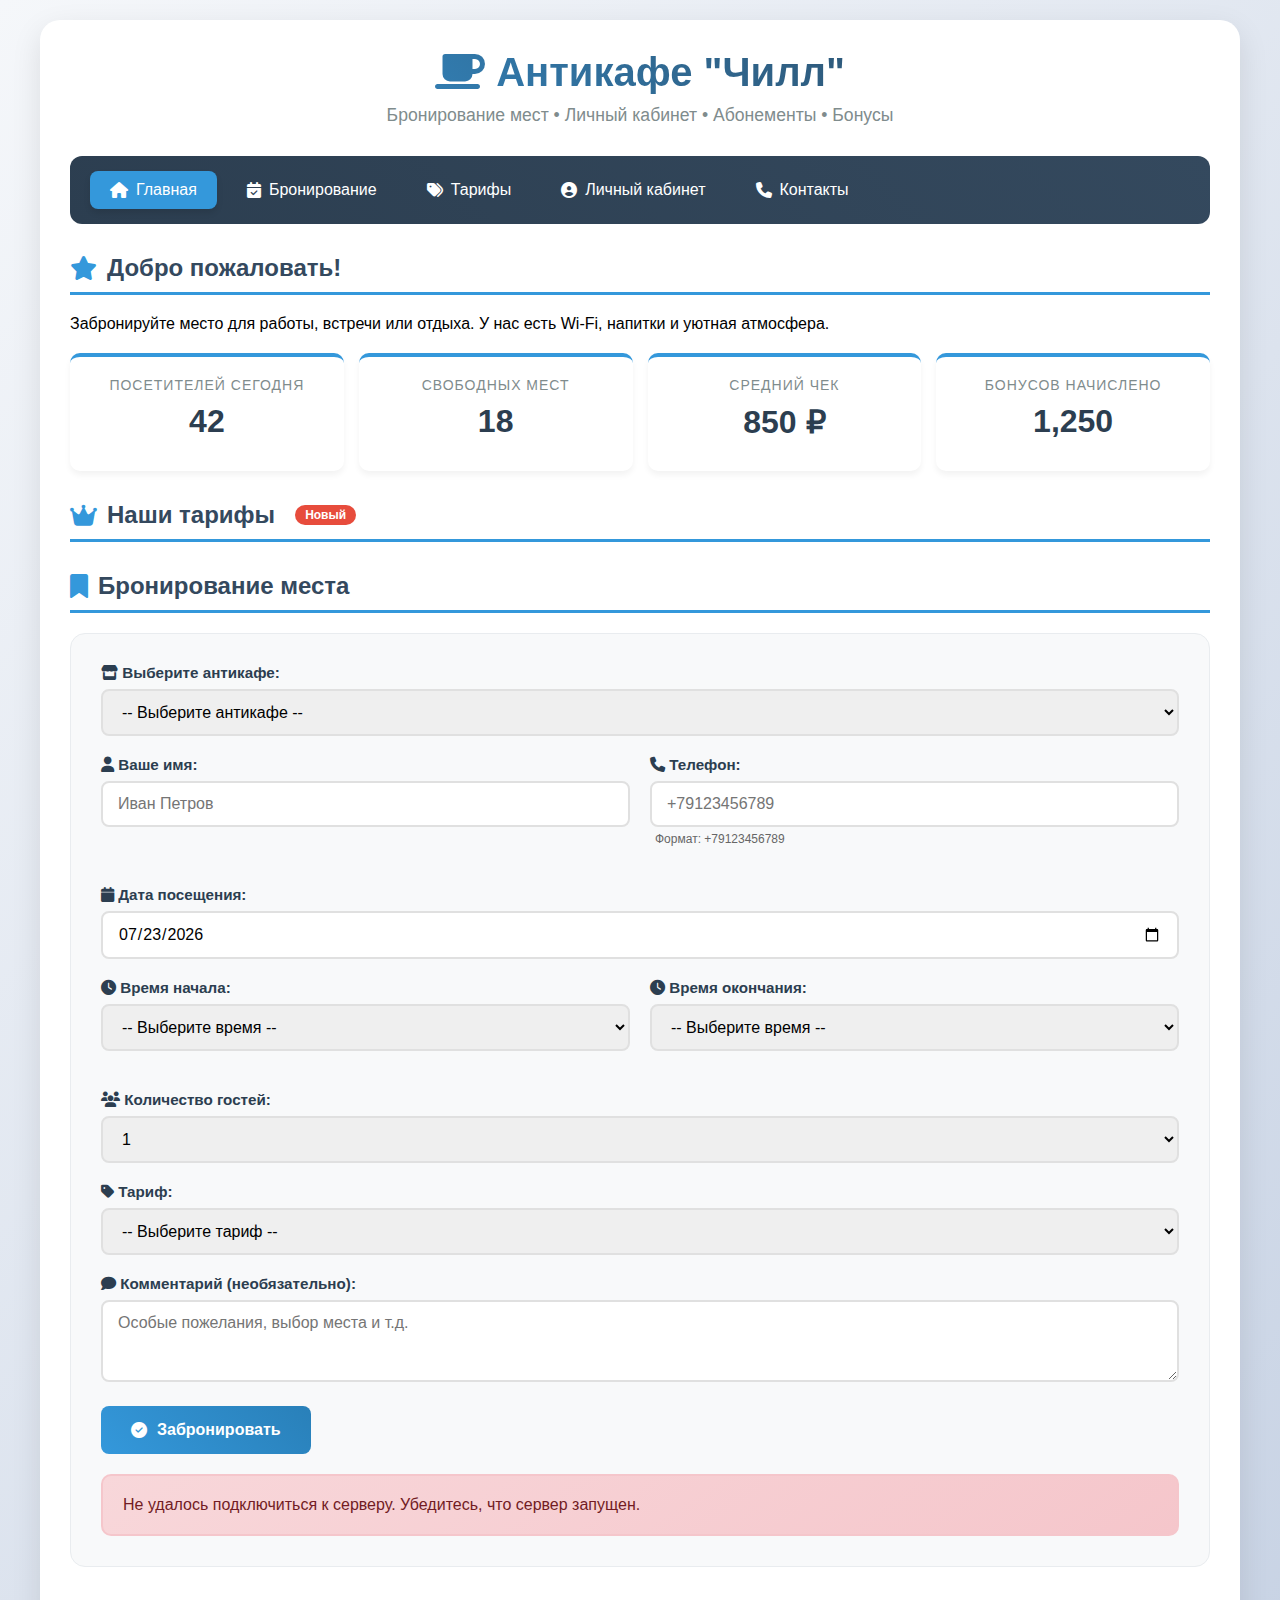
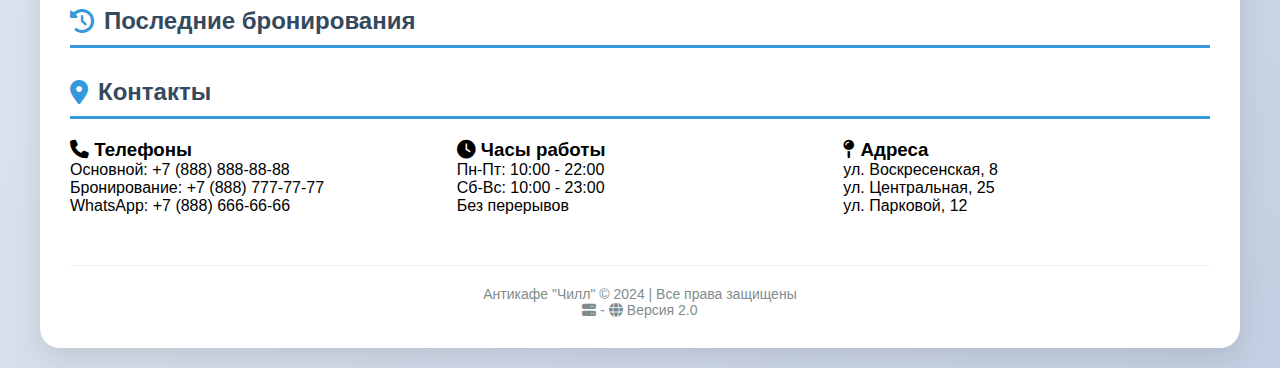
<file: anticafe/index.html>
<!DOCTYPE html>
<html lang="ru">
<head>
    <meta charset="UTF-8">
    <meta name="viewport" content="width=device-width, initial-scale=1.0">
    <title>Антикафе Чилл - Бронирование</title>
    <style>
        * { margin: 0; padding: 0; box-sizing: border-box; }
        body { 
            font-family: 'Segoe UI', Tahoma, Geneva, Verdana, sans-serif; 
            padding: 20px; 
            background: linear-gradient(135deg, #f5f7fa 0%, #c3cfe2 100%);
            min-height: 100vh;
        }
        
        .container { 
            max-width: 1200px; 
            margin: 0 auto; 
            background: white; 
            padding: 30px; 
            border-radius: 20px; 
            box-shadow: 0 10px 30px rgba(0,0,0,0.1);
        }
        
        h1 { 
            color: #2c3e50; 
            margin-bottom: 10px; 
            text-align: center;
            font-size: 2.5em;
            background: linear-gradient(45deg, #3498db, #2c3e50);
            -webkit-background-clip: text;
            -webkit-text-fill-color: transparent;
        }
        
        .subtitle {
            text-align: center;
            color: #7f8c8d;
            margin-bottom: 30px;
            font-size: 1.1em;
        }
        
        h2 { 
            color: #34495e; 
            margin: 30px 0 20px; 
            border-bottom: 3px solid #3498db; 
            padding-bottom: 10px;
            display: flex;
            align-items: center;
            gap: 10px;
        }
        
        h2 i { color: #3498db; }
        
        .tariff { 
            background: linear-gradient(145deg, #ffffff, #f0f3f5);
            padding: 20px; 
            margin: 15px 0; 
            border-radius: 12px; 
            border-left: 5px solid #3498db;
            box-shadow: 0 4px 6px rgba(0,0,0,0.05);
            transition: transform 0.3s, box-shadow 0.3s;
        }
        
        .tariff:hover {
            transform: translateY(-5px);
            box-shadow: 0 8px 15px rgba(0,0,0,0.1);
        }
        
        .tariff h3 { color: #2980b9; margin-bottom: 10px; }
        
        .booking-form { 
            background: #f8f9fa; 
            padding: 30px; 
            border-radius: 15px; 
            margin-top: 20px;
            border: 1px solid #e9ecef;
        }
        
        .form-row { 
            display: flex; 
            gap: 20px; 
            margin-bottom: 20px; 
        }
        
        @media (max-width: 768px) {
            .form-row {
                flex-direction: column;
                gap: 15px;
            }
        }
        
        .form-group { 
            flex: 1; 
            margin-bottom: 20px; 
        }
        
        label { 
            display: block; 
            margin-bottom: 8px; 
            color: #2c3e50; 
            font-weight: 600;
            font-size: 0.95em;
        }
        
        input, select, textarea { 
            width: 100%; 
            padding: 12px 15px; 
            border: 2px solid #e0e0e0; 
            border-radius: 8px; 
            font-size: 16px; 
            transition: border-color 0.3s;
            font-family: inherit;
        }
        
        input:focus, select:focus, textarea:focus {
            outline: none;
            border-color: #3498db;
            box-shadow: 0 0 0 3px rgba(52, 152, 219, 0.1);
        }
        
        button { 
            background: linear-gradient(45deg, #3498db, #2980b9); 
            color: white; 
            border: none; 
            padding: 15px 30px; 
            border-radius: 8px; 
            cursor: pointer; 
            font-size: 16px; 
            font-weight: 600;
            transition: all 0.3s;
            display: flex;
            align-items: center;
            gap: 10px;
            margin-top: 20px;
        }
        
        button:hover { 
            background: linear-gradient(45deg, #2980b9, #1c6ea4);
            transform: translateY(-2px);
            box-shadow: 0 5px 15px rgba(41, 128, 185, 0.3);
        }
        
        button:active {
            transform: translateY(0);
        }
        
        .btn-secondary {
            background: linear-gradient(45deg, #95a5a6, #7f8c8d);
        }
        
        .btn-secondary:hover {
            background: linear-gradient(45deg, #7f8c8d, #6c7b7d);
        }
        
        .btn-success {
            background: linear-gradient(45deg, #27ae60, #219653);
        }
        
        .btn-success:hover {
            background: linear-gradient(45deg, #219653, #1e8449);
        }
        
        .result { 
            margin-top: 20px; 
            padding: 20px; 
            border-radius: 10px; 
            display: none;
            animation: fadeIn 0.5s;
        }
        
        @keyframes fadeIn {
            from { opacity: 0; transform: translateY(-10px); }
            to { opacity: 1; transform: translateY(0); }
        }
        
        .success { 
            background: linear-gradient(145deg, #d4edda, #c3e6cb);
            color: #155724; 
            border: 2px solid #c3e6cb;
            display: block;
        }
        
        .error { 
            background: linear-gradient(145deg, #f8d7da, #f5c6cb);
            color: #721c24; 
            border: 2px solid #f5c6cb;
            display: block;
        }
        
        .booking-list { 
            margin-top: 40px; 
        }
        
        .booking-item { 
            background: white; 
            border: 1px solid #e0e0e0; 
            padding: 20px; 
            margin: 15px 0; 
            border-radius: 10px;
            transition: all 0.3s;
        }
        
        .booking-item:hover {
            border-color: #3498db;
            box-shadow: 0 5px 15px rgba(0,0,0,0.05);
        }
        
        nav { 
            display: flex; 
            gap: 10px; 
            margin-bottom: 30px; 
            background: linear-gradient(45deg, #2c3e50, #34495e); 
            padding: 15px 20px; 
            border-radius: 12px;
            flex-wrap: wrap;
        }
        
        nav a { 
            color: white; 
            text-decoration: none; 
            padding: 10px 20px; 
            border-radius: 8px; 
            transition: all 0.3s;
            font-weight: 500;
            display: flex;
            align-items: center;
            gap: 8px;
        }
        
        nav a:hover { 
            background: rgba(52, 152, 219, 0.8);
            transform: translateY(-2px);
        }
        
        nav a.active {
            background: #3498db;
            box-shadow: 0 4px 6px rgba(0,0,0,0.1);
        }
        
        footer { 
            margin-top: 50px; 
            text-align: center; 
            color: #7f8c8d; 
            font-size: 14px;
            padding-top: 20px;
            border-top: 1px solid #eee;
        }
        
        .cafe-info { 
            background: #e8f4f8; 
            padding: 15px; 
            border-radius: 8px; 
            margin-top: 10px; 
            display: none;
            animation: slideDown 0.3s;
        }
        
        @keyframes slideDown {
            from { opacity: 0; max-height: 0; }
            to { opacity: 1; max-height: 500px; }
        }
        
        .cafe-info p { margin: 8px 0; }
        
        .phone-hint { 
            font-size: 12px; 
            color: #666; 
            margin-top: 5px; 
            margin-left: 5px;
        }
        
        .duration-display { 
            margin-top: 15px; 
            padding: 15px; 
            background: #e8f4f8; 
            border-radius: 8px; 
            text-align: center;
            display: none;
            animation: fadeIn 0.5s;
        }
        
        .duration-value { 
            font-size: 24px; 
            font-weight: bold; 
            color: #2c3e50; 
            margin: 5px 0;
        }
        
        .duration-label { 
            font-size: 14px; 
            color: #666; 
            text-transform: uppercase;
            letter-spacing: 1px;
        }
        
        .cost-display {
            margin-top: 15px;
            padding: 20px;
            background: linear-gradient(145deg, #e8f6f3, #d1f2eb);
            border-radius: 10px;
            text-align: center;
            display: none;
            animation: fadeIn 0.5s;
            border: 2px solid #a3e4d7;
        }
        
        .cost-value {
            font-size: 28px;
            font-weight: bold;
            color: #27ae60;
            margin: 5px 0;
        }
        
        .cost-label {
            font-size: 14px;
            color: #666;
            text-transform: uppercase;
            letter-spacing: 1px;
        }
        
        .user-cabinet {
            display: none;
            margin-top: 30px;
            padding: 25px;
            background: linear-gradient(145deg, #f8f9fa, #e9ecef);
            border-radius: 15px;
            animation: fadeIn 0.5s;
        }
        
        .cabinet-grid {
            display: grid;
            grid-template-columns: repeat(auto-fit, minmax(300px, 1fr));
            gap: 25px;
            margin-top: 20px;
        }
        
        .cabinet-section {
            background: white;
            padding: 20px;
            border-radius: 10px;
            box-shadow: 0 4px 6px rgba(0,0,0,0.05);
        }
        
        .cabinet-section h3 {
            color: #2c3e50;
            margin-bottom: 15px;
            padding-bottom: 10px;
            border-bottom: 2px solid #eee;
        }
        
        .bonus-display {
            background: linear-gradient(45deg, #f39c12, #e67e22);
            color: white;
            padding: 15px;
            border-radius: 10px;
            text-align: center;
            margin: 10px 0;
        }
        
        .subscription-card {
            background: linear-gradient(145deg, #e8f6f3, #d1f2eb);
            padding: 15px;
            border-radius: 8px;
            margin: 10px 0;
            border-left: 4px solid #27ae60;
        }
        
        .history-item {
            background: #f8f9fa;
            padding: 12px;
            border-radius: 6px;
            margin: 8px 0;
            border-left: 3px solid #3498db;
        }
        
        .loading {
            display: none;
            text-align: center;
            padding: 20px;
            color: #7f8c8d;
        }
        
        .loading-spinner {
            border: 3px solid #f3f3f3;
            border-top: 3px solid #3498db;
            border-radius: 50%;
            width: 40px;
            height: 40px;
            animation: spin 1s linear infinite;
            margin: 0 auto 15px;
        }
        
        @keyframes spin {
            0% { transform: rotate(0deg); }
            100% { transform: rotate(360deg); }
        }
        
        .stats-grid {
            display: grid;
            grid-template-columns: repeat(auto-fit, minmax(200px, 1fr));
            gap: 15px;
            margin: 20px 0;
        }
        
        .stat-card {
            background: white;
            padding: 20px;
            border-radius: 10px;
            text-align: center;
            box-shadow: 0 4px 6px rgba(0,0,0,0.05);
            border-top: 4px solid #3498db;
        }
        
        .stat-value {
            font-size: 32px;
            font-weight: bold;
            color: #2c3e50;
            margin: 10px 0;
        }
        
        .stat-label {
            color: #7f8c8d;
            font-size: 14px;
            text-transform: uppercase;
            letter-spacing: 1px;
        }
        
        .feature-badge {
            display: inline-block;
            background: #3498db;
            color: white;
            padding: 3px 10px;
            border-radius: 20px;
            font-size: 12px;
            font-weight: bold;
            margin-left: 10px;
            vertical-align: middle;
        }
        
        .new-badge {
            background: #e74c3c;
            animation: pulse 2s infinite;
        }
        
        @keyframes pulse {
            0% { opacity: 1; }
            50% { opacity: 0.7; }
            100% { opacity: 1; }
        }
        
        .modal {
            display: none;
            position: fixed;
            top: 0;
            left: 0;
            width: 100%;
            height: 100%;
            background: rgba(0,0,0,0.5);
            z-index: 1000;
            align-items: center;
            justify-content: center;
            animation: fadeIn 0.3s;
        }
        
        .modal-content {
            background: white;
            padding: 30px;
            border-radius: 15px;
            max-width: 500px;
            width: 90%;
            max-height: 80vh;
            overflow-y: auto;
            animation: slideUp 0.3s;
        }
        
        @keyframes slideUp {
            from { opacity: 0; transform: translateY(20px); }
            to { opacity: 1; transform: translateY(0); }
        }
        
        .close-modal {
            float: right;
            font-size: 24px;
            cursor: pointer;
            color: #7f8c8d;
        }
        
        .subscription-option {
            border: 2px solid #e0e0e0;
            border-radius: 10px;
            padding: 20px;
            margin: 15px 0;
            cursor: pointer;
            transition: all 0.3s;
        }
        
        .subscription-option:hover {
            border-color: #3498db;
            background: #f8f9fa;
        }
        
        .subscription-option.selected {
            border-color: #27ae60;
            background: #e8f6f3;
        }
        
        .subscription-price {
            font-size: 24px;
            font-weight: bold;
            color: #27ae60;
            margin: 10px 0;
        }
    </style>
    <link rel="stylesheet" href="https://cdnjs.cloudflare.com/ajax/libs/font-awesome/6.4.0/css/all.min.css">
</head>
<body>
    <div class="container">
        <h1><i class="fas fa-coffee"></i> Антикафе "Чилл"</h1>
        <div class="subtitle">Бронирование мест • Личный кабинет • Абонементы • Бонусы</div>
        
        <nav>
            <a href="#main" class="active"><i class="fas fa-home"></i> Главная</a>
            <a href="#booking"><i class="fas fa-calendar-check"></i> Бронирование</a>
            <a href="#tariffs"><i class="fas fa-tags"></i> Тарифы</a>
            <a href="#cabinet"><i class="fas fa-user-circle"></i> Личный кабинет</a>
            <a href="#contacts"><i class="fas fa-phone"></i> Контакты</a>
        </nav>
        
        <div id="main">
            <h2><i class="fas fa-star"></i> Добро пожаловать!</h2>
            <p>Забронируйте место для работы, встречи или отдыха. У нас есть Wi-Fi, напитки и уютная атмосфера.</p>
            
            <div class="stats-grid">
                <div class="stat-card">
                    <div class="stat-label">Посетителей сегодня</div>
                    <div class="stat-value">42</div>
                </div>
                <div class="stat-card">
                    <div class="stat-label">Свободных мест</div>
                    <div class="stat-value">18</div>
                </div>
                <div class="stat-card">
                    <div class="stat-label">Средний чек</div>
                    <div class="stat-value">850 ₽</div>
                </div>
                <div class="stat-card">
                    <div class="stat-label">Бонусов начислено</div>
                    <div class="stat-value">1,250</div>
                </div>
            </div>
        </div>
        
        <div id="tariffs">
            <h2><i class="fas fa-crown"></i> Наши тарифы <span class="feature-badge new-badge">Новый</span></h2>
            <div id="tariffs-list" class="loading">
                <div class="loading-spinner"></div>
                <p>Загрузка тарифов...</p>
            </div>
        </div>
        
        <div id="booking">
            <h2><i class="fas fa-bookmark"></i> Бронирование места</h2>
            <div class="booking-form">
                <!-- Выбор антикафе -->
                <div class="form-group">
                    <label><i class="fas fa-store"></i> Выберите антикафе:</label>
                    <select id="cafe" onchange="showCafeInfo()">
                        <option value="">-- Выберите антикафе --</option>
                        <option value="1">Чилл на Воскресенской</option>
                        <option value="2">Чилл на Центральной</option>
                        <option value="3">Чилл на Парковой</option>
                    </select>
                    <div id="cafeInfo" class="cafe-info"></div>
                </div>
                
                <!-- Контактные данные -->
                <div class="form-row">
                    <div class="form-group">
                        <label><i class="fas fa-user"></i> Ваше имя:</label>
                        <input type="text" id="name" placeholder="Иван Петров">
                    </div>
                    <div class="form-group">
                        <label><i class="fas fa-phone"></i> Телефон:</label>
                        <input type="tel" id="phone" placeholder="+79123456789">
                        <div class="phone-hint">Формат: +79123456789</div>
                    </div>
                </div>
                
                <!-- Дата -->
                <div class="form-group">
                    <label><i class="fas fa-calendar"></i> Дата посещения:</label>
                    <input type="date" id="date">
                </div>
                
                <!-- Время начала и окончания -->
                <div class="form-row">
                    <div class="form-group">
                        <label><i class="fas fa-clock"></i> Время начала:</label>
                        <select id="startTime" onchange="calculateDuration()">
                            <option value="">-- Выберите время --</option>
                            <option value="10:00">10:00</option>
                            <option value="11:00">11:00</option>
                            <option value="12:00">12:00</option>
                            <option value="13:00">13:00</option>
                            <option value="14:00">14:00</option>
                            <option value="15:00">15:00</option>
                            <option value="16:00">16:00</option>
                            <option value="17:00">17:00</option>
                            <option value="18:00">18:00</option>
                            <option value="19:00">19:00</option>
                            <option value="20:00">20:00</option>
                        </select>
                    </div>
                    <div class="form-group">
                        <label><i class="fas fa-clock"></i> Время окончания:</label>
                        <select id="endTime" onchange="calculateDuration()">
                            <option value="">-- Выберите время --</option>
                            <option value="11:00">11:00</option>
                            <option value="12:00">12:00</option>
                            <option value="13:00">13:00</option>
                            <option value="14:00">14:00</option>
                            <option value="15:00">15:00</option>
                            <option value="16:00">16:00</option>
                            <option value="17:00">17:00</option>
                            <option value="18:00">18:00</option>
                            <option value="19:00">19:00</option>
                            <option value="20:00">20:00</option>
                            <option value="21:00">21:00</option>
                            <option value="22:00">22:00</option>
                        </select>
                    </div>
                </div>
                
                <!-- Продолжительность посещения -->
                <div id="durationDisplay" class="duration-display" style="display: none;">
                    <div class="duration-label">Продолжительность посещения:</div>
                    <div class="duration-value" id="durationValue">0 часов</div>
                </div>
                
                <!-- Количество гостей -->
                <div class="form-group">
                    <label><i class="fas fa-users"></i> Количество гостей:</label>
                    <select id="guests">
                        <option value="1">1</option>
                        <option value="2">2</option>
                        <option value="3">3</option>
                        <option value="4">4</option>
                        <option value="5">5</option>
                        <option value="6">6</option>
                        <option value="7">7</option>
                        <option value="8">8</option>
                        <option value="9">9</option>
                        <option value="10">10+</option>
                    </select>
                </div>
                
                <!-- Тарифы -->
                <div class="form-group">
                    <label><i class="fas fa-tag"></i> Тариф:</label>
                    <select id="tariff" onchange="calculateCost()">
                        <option value="">-- Выберите тариф --</option>
                        <option value="250">Почасовой - 250 руб./час</option>
                        <option value="1500">Весь день - 1500 руб.</option>
                        <option value="5000">Месячный абонемент - 5000 руб.</option>
                        <option value="9000">Месячный абонемент Премиум - 9000 руб.</option>
                    </select>
                </div>
                
                <!-- Стоимость -->
                <div id="costDisplay" class="cost-display" style="display: none;">
                    <div class="cost-label">Расчетная стоимость:</div>
                    <div class="cost-value" id="costValue">0 руб.</div>
                    <div style="font-size: 12px; color: #666; margin-top: 5px;">*С учетом возможных скидок и бонусов</div>
                </div>
                
                <!-- Комментарий -->
                <div class="form-group">
                    <label><i class="fas fa-comment"></i> Комментарий (необязательно):</label>
                    <textarea id="comment" rows="3" placeholder="Особые пожелания, выбор места и т.д."></textarea>
                </div>
                
                <button id="bookButton">
                    <i class="fas fa-check-circle"></i> Забронировать
                </button>
                
                <div id="result" class="result"></div>
            </div>
        </div>
        
        <div id="cabinet-section" class="user-cabinet">
            <!-- Личный кабинет загружается через JavaScript -->
        </div>
        
        <div class="booking-list">
            <h2><i class="fas fa-history"></i> Последние бронирования</h2>
            <div id="bookings" class="loading">
                <div class="loading-spinner"></div>
                <p>Загрузка истории бронирований...</p>
            </div>
        </div>
        
        <div id="contacts">
            <h2><i class="fas fa-map-marker-alt"></i> Контакты</h2>
            <div style="display: grid; grid-template-columns: repeat(auto-fit, minmax(250px, 1fr)); gap: 20px;">
                <div>
                    <h3><i class="fas fa-phone"></i> Телефоны</h3>
                    <p>Основной: +7 (888) 888-88-88</p>
                    <p>Бронирование: +7 (888) 777-77-77</p>
                    <p>WhatsApp: +7 (888) 666-66-66</p>
                </div>
                <div>
                    <h3><i class="fas fa-clock"></i> Часы работы</h3>
                    <p>Пн-Пт: 10:00 - 22:00</p>
                    <p>Сб-Вс: 10:00 - 23:00</p>
                    <p>Без перерывов</p>
                </div>
                <div>
                    <h3><i class="fas fa-map-pin"></i> Адреса</h3>
                    <p>ул. Воскресенская, 8</p>
                    <p>ул. Центральная, 25</p>
                    <p>ул. Парковой, 12</p>
                </div>
            </div>
        </div>
        
        <footer>
            <p>Антикафе "Чилл" © 2024 | Все права защищены</p>
            <p><i class="fas fa-server"></i> - <i class="fas fa-globe"></i> Версия 2.0</p>
        </footer>
    </div>
    
    <!-- Модальное окно для покупки абонемента -->
    <div id="subscriptionModal" class="modal">
        <div class="modal-content">
            <span class="close-modal" onclick="closeModal()">&times;</span>
            <h2><i class="fas fa-crown"></i> Покупка абонемента</h2>
            <div id="subscriptionOptions">
                <!-- Опции абонементов загружаются динамически -->
            </div>
            <button class="btn-success" onclick="purchaseSelectedSubscription()" style="width: 100%; margin-top: 20px;">
                <i class="fas fa-shopping-cart"></i> Купить абонемент
            </button>
        </div>
    </div>
    
    <script>
        // Конфигурация
        const API_URL = 'http://localhost:8080';
        let selectedSubscription = null;
        
        // Данные кафе для быстрого доступа
        const cafesData = {
            "1": {
                name: "Чилл на Воскресенской",
                address: "ул. Воскресенская, 8",
                phone: "+7 (888) 888-88-88",
                capacity: "до 30 человек",
                description: "Основное кафе, 2 этажа, тихая зона и игровая",
                workHours: "10:00-22:00"
            },
            "2": {
                name: "Чилл на Центральной",
                address: "ул. Центральная, 25",
                phone: "+7 (888) 777-77-77",
                capacity: "до 20 человек",
                description: "Центр города, бизнес-ланчи, конференц-зал",
                workHours: "10:00-22:00"
            },
            "3": {
                name: "Чилл на Парковой",
                address: "ул. Парковой, 12",
                phone: "+7 (888) 666-66-66",
                capacity: "до 25 человек",
                description: "Рядом с парком, летняя веранда, настольные игры",
                workHours: "10:00-22:00"
            }
        };
        
        // Инициализация при загрузке страницы
        document.addEventListener('DOMContentLoaded', function() {
            console.log('Страница загружена. API URL:', API_URL);
            
            // Настройка минимальной даты
            setMinDate();
            
            // Загрузка данных с сервера
            loadTariffs();
            loadCafes();
            loadUserCabinet();
            
            // Настройка обработчиков событий
            setupEventListeners();
            
            // Настройка навигации
            setupNavigation();
            
            // Тест соединения с сервером
            testServerConnection();
        });
        
        // Настройка обработчиков событий
        function setupEventListeners() {
            const bookButton = document.getElementById('bookButton');
            if (bookButton) {
                bookButton.addEventListener('click', createBooking);
            }
            
            // Обработчики для расчета времени
            document.getElementById('startTime').addEventListener('change', function() {
                updateEndTimeOptions();
                calculateDuration();
                calculateCost();
            });
            
            document.getElementById('endTime').addEventListener('change', function() {
                calculateDuration();
                calculateCost();
            });
            
            document.getElementById('tariff').addEventListener('change', calculateCost);
        }
        
        // Настройка навигации
        function setupNavigation() {
            const navLinks = document.querySelectorAll('nav a');
            navLinks.forEach(link => {
                link.addEventListener('click', function(e) {
                    e.preventDefault();
                    
                    // Убираем активный класс у всех ссылок
                    navLinks.forEach(l => l.classList.remove('active'));
                    
                    // Добавляем активный класс текущей ссылке
                    this.classList.add('active');
                    
                    const targetId = this.getAttribute('href').substring(1);
                    
                    if (targetId === 'cabinet') {
                        toggleUserCabinet();
                    } else {
                        // Прячем кабинет если он открыт
                        const cabinet = document.getElementById('cabinet-section');
                        if (cabinet) {
                            cabinet.style.display = 'none';
                        }
                        
                        // Прокрутка к секции
                        const targetElement = document.getElementById(targetId);
                        if (targetElement) {
                            targetElement.scrollIntoView({ behavior: 'smooth' });
                        }
                    }
                });
            });
        }
        
        // Тест соединения с сервером
        async function testServerConnection() {
            try {
                const response = await fetch(`${API_URL}/api/test`);
                if (response.ok) {
                    console.log('✅ Соединение с сервером установлено');
                } else {
                    console.warn('⚠️ Сервер ответил с ошибкой:', response.status);
                }
            } catch (error) {
                console.error('❌ Ошибка соединения с сервером:', error);
                showResult('Не удалось подключиться к серверу. Убедитесь, что сервер запущен.', 'error');
            }
        }
        
        // Загрузка тарифов
        async function loadTariffs() {
            const container = document.getElementById('tariffs-list');
            if (!container) return;
            
            showLoading(container, 'Загрузка тарифов...');
            
            try {
                const response = await fetch(`${API_URL}/api/tariffs`);
                const data = await response.json();
                
                if (data.status === 'success') {
                    displayTariffs(data.data);
                } else {
                    showError(container, 'Ошибка загрузки тарифов');
                }
            } catch (error) {
                console.error('Ошибка загрузки тарифов:', error);
                showError(container, 'Ошибка загрузки тарифов');
            }
        }
        
        // Отображение тарифов
        function displayTariffs(tariffs) {
            const container = document.getElementById('tariffs-list');
            if (!container) return;
            
            container.innerHTML = '';
            
            tariffs.forEach(tariff => {
                const div = document.createElement('div');
                div.className = 'tariff';
                
                let badge = '';
                let button = '';
                
                if (tariff.type === 'subscription') {
                    badge = '<span class="feature-badge new-badge">Абонемент</span>';
                    button = `<button onclick="openSubscriptionModal('${tariff.id}', '${tariff.name}', ${tariff.price})" class="btn-success" style="margin-top: 10px;">
                                <i class="fas fa-shopping-cart"></i> Купить абонемент
                              </button>`;
                }
                
                div.innerHTML = `
                    <h3>${tariff.name} ${badge}</h3>
                    <p>${tariff.description}</p>
                    <p><strong>${tariff.price} руб.</strong></p>
                    ${button}
                `;
                
                container.appendChild(div);
            });
        }
        
        // Загрузка кафе
        async function loadCafes() {
            try {
                const response = await fetch(`${API_URL}/api/cafes`);
                const data = await response.json();
                
                if (data.status === 'success') {
                    // Обновляем данные кафе
                    data.data.forEach(cafe => {
                        cafesData[cafe.id] = cafe;
                    });
                }
            } catch (error) {
                console.error('Ошибка загрузки кафе:', error);
            }
        }
        
        // Загрузка личного кабинета
        async function loadUserCabinet() {
            const container = document.getElementById('cabinet-section');
            if (!container) return;
            
            showLoading(container, 'Загрузка личного кабинета...');
            
            try {
                const response = await fetch(`${API_URL}/api/user/cabinet`);
                const data = await response.json();
                
                if (data.status === 'success') {
                    displayUserCabinet(data.data);
                } else {
                    showError(container, 'Ошибка загрузки личного кабинета');
                }
            } catch (error) {
                console.error('Ошибка загрузки кабинета:', error);
                showError(container, 'Ошибка загрузки личного кабинета');
            }
        }
        
        // Отображение личного кабинета
        function displayUserCabinet(userData) {
            const container = document.getElementById('cabinet-section');
            if (!container) return;
            
            // Форматирование даты
            const formatDate = (dateStr) => {
                return dateStr; // В реальном приложении можно форматировать
            };
            
            // Генерация HTML для абонементов
            let subscriptionsHtml = '';
            if (userData.subscriptions && userData.subscriptions.length > 0) {
                userData.subscriptions.forEach(sub => {
                    subscriptionsHtml += `
                        <div class="subscription-card">
                            <h4>${sub.type}</h4>
                            <p><i class="fas fa-calendar"></i> Действует до: ${formatDate(sub.end_date)}</p>
                            <p><i class="fas fa-clock"></i> Осталось часов: ${sub.remaining_hours}</p>
                            <p><i class="fas fa-circle" style="color: ${sub.is_active ? '#27ae60' : '#e74c3c'}; font-size: 12px;"></i> Статус: ${sub.is_active ? 'Активен' : 'Не активен'}</p>
                        </div>
                    `;
                });
            } else {
                subscriptionsHtml = '<p>Нет активных абонементов</p>';
            }
            
            // Генерация HTML для истории
            let historyHtml = '';
            if (userData.booking_history && userData.booking_history.length > 0) {
                userData.booking_history.forEach(booking => {
                    historyHtml += `
                        <div class="history-item">
                            <p><strong>${booking.cafe}</strong></p>
                            <p>Дата: ${formatDate(booking.date)} | ${booking.duration} ч. | ${booking.amount} руб.</p>
                        </div>
                    `;
                });
            } else {
                historyHtml = '<p>Нет истории бронирований</p>';
            }
            
            container.innerHTML = `
                <h2><i class="fas fa-user-circle"></i> Личный кабинет</h2>
                <div class="cabinet-grid">
                    <div class="cabinet-section">
                        <h3><i class="fas fa-user"></i> Информация</h3>
                        <p><strong>Имя:</strong> ${userData.name}</p>
                        <p><strong>Email:</strong> ${userData.email}</p>
                        <p><strong>Телефон:</strong> ${userData.phone}</p>
                        <p><strong>Дата регистрации:</strong> ${formatDate(userData.registration_date)}</p>
                    </div>
                    
                    <div class="cabinet-section">
                        <h3><i class="fas fa-gift"></i> Бонусная система</h3>
                        <div class="bonus-display">
                            <div class="stat-value">${userData.bonus_system.points}</div>
                            <div class="stat-label">Бонусных очков</div>
                        </div>
                        <p><strong>Баланс:</strong> ${userData.bonus_system.balance} руб.</p>
                        <p><small>1 бонус = 0.1 рубля</small></p>
                        <button class="btn-secondary" onclick="useBonuses()" style="margin-top: 10px;">
                            <i class="fas fa-coins"></i> Использовать бонусы
                        </button>
                    </div>
                    
                    <div class="cabinet-section">
                        <h3><i class="fas fa-crown"></i> Абонементы</h3>
                        ${subscriptionsHtml}
                        <button onclick="openSubscriptionModal()" style="margin-top: 15px;">
                            <i class="fas fa-plus"></i> Купить новый абонемент
                        </button>
                    </div>
                    
                    <div class="cabinet-section">
                        <h3><i class="fas fa-history"></i> История бронирований</h3>
                        ${historyHtml}
                    </div>
                </div>
            `;
        }
        
        // Показать/скрыть личный кабинет
        function toggleUserCabinet() {
            const cabinet = document.getElementById('cabinet-section');
            const navLinks = document.querySelectorAll('nav a');
            
            if (cabinet.style.display === 'block') {
                cabinet.style.display = 'none';
                navLinks.forEach(link => link.classList.remove('active'));
                document.querySelector('nav a[href="#main"]').classList.add('active');
            } else {
                cabinet.style.display = 'block';
                cabinet.scrollIntoView({ behavior: 'smooth' });
                loadUserCabinet();
            }
        }
        
        // Создание бронирования
        async function createBooking() {
            // Собираем данные из формы
            const cafeSelect = document.getElementById('cafe');
            const name = document.getElementById('name').value.trim();
            const phone = document.getElementById('phone').value.trim();
            const date = document.getElementById('date').value;
            const startTime = document.getElementById('startTime').value;
            const endTime = document.getElementById('endTime').value;
            const guests = document.getElementById('guests').value;
            const tariffSelect = document.getElementById('tariff');
            const comment = document.getElementById('comment').value.trim();
            
            // Валидация
            if (!validateBookingForm()) {
                return;
            }
            
            // Расчет продолжительности
            const startHour = parseInt(startTime.split(':')[0]);
            const endHour = parseInt(endTime.split(':')[0]);
            const duration = endHour - startHour;
            
            // Создаем объект бронирования
            const bookingData = {
                cafe_id: cafeSelect.value,
                name: name,
                phone: phone,
                date: date,
                start_time: startTime,
                end_time: endTime,
                duration: duration,
                guests: parseInt(guests),
                tariff_id: tariffSelect.value,
                comment: comment
            };
            
            // Показываем загрузку
            const bookButton = document.getElementById('bookButton');
            const originalText = bookButton.innerHTML;
            bookButton.innerHTML = '<i class="fas fa-spinner fa-spin"></i> Обработка...';
            bookButton.disabled = true;
            
            try {
                const response = await fetch(`${API_URL}/api/bookings`, {
                    method: 'POST',
                    headers: {
                        'Content-Type': 'application/json',
                    },
                    body: JSON.stringify(bookingData)
                });
                
                const result = await response.json();
                
                if (result.status === 'success') {
                    showResult(`
                        <h3><i class="fas fa-check-circle"></i> Бронь создана успешно!</h3>
                        <p><strong>Номер брони:</strong> #${result.booking_id}</p>
                        <p><strong>Кафе:</strong> ${cafesData[cafeSelect.value]?.name || 'Не указано'}</p>
                        <p><strong>Дата:</strong> ${date} с ${startTime} до ${endTime}</p>
                        <p><strong>Продолжительность:</strong> ${duration} ч.</p>
                        <p><strong>Стоимость:</strong> ${result.amount || calculateCost(duration)} руб.</p>
                        <p><strong>Статус:</strong> Подтверждено</p>
                        <p>Мы отправили детали брони на ваш телефон ${phone}</p>
                    `, 'success');
                    
                    // Обновляем личный кабинет
                    loadUserCabinet();
                    
                    // Очищаем форму
                    clearForm();
                } else {
                    showResult(`<i class="fas fa-exclamation-triangle"></i> ${result.message}`, 'error');
                }
            } catch (error) {
                console.error('Ошибка создания брони:', error);
                showResult('<i class="fas fa-exclamation-triangle"></i> Ошибка соединения с сервером', 'error');
            } finally {
                // Восстанавливаем кнопку
                bookButton.innerHTML = originalText;
                bookButton.disabled = false;
            }
        }
        
        // Валидация формы бронирования
        function validateBookingForm() {
            const cafeSelect = document.getElementById('cafe');
            const name = document.getElementById('name').value.trim();
            const phone = document.getElementById('phone').value.trim();
            const date = document.getElementById('date').value;
            const startTime = document.getElementById('startTime').value;
            const endTime = document.getElementById('endTime').value;
            const tariffSelect = document.getElementById('tariff');
            
            let errors = [];
            
            if (!cafeSelect.value) errors.push('Выберите антикафе');
            if (!name) errors.push('Введите ваше имя');
            if (!phone) errors.push('Введите телефон');
            if (phone && (phone.length !== 12 || !phone.startsWith('+7'))) {
                errors.push('Телефон должен быть в формате +79123456789');
            }
            if (!date) errors.push('Выберите дату');
            if (!startTime) errors.push('Выберите время начала');
            if (!endTime) errors.push('Выберите время окончания');
            if (!tariffSelect.value) errors.push('Выберите тариф');
            
            if (startTime && endTime) {
                const startHour = parseInt(startTime.split(':')[0]);
                const endHour = parseInt(endTime.split(':')[0]);
                if (endHour <= startHour) {
                    errors.push('Время окончания должно быть позже времени начала');
                }
            }
            
            if (errors.length > 0) {
                showResult(`<i class="fas fa-exclamation-triangle"></i> ${errors.join('<br>')}`, 'error');
                return false;
            }
            
            return true;
        }
        
        // Покупка абонемента
        async function purchaseSubscription(subscriptionId, subscriptionName, price) {
            try {
                const response = await fetch(`${API_URL}/api/user/subscription/purchase`, {
                    method: 'POST',
                    headers: {
                        'Content-Type': 'application/json',
                    },
                    body: JSON.stringify({
                        subscription_id: subscriptionId,
                        name: subscriptionName,
                        price: price
                    })
                });
                
                const result = await response.json();
                
                if (result.status === 'success') {
                    showResult(`
                        <h3><i class="fas fa-check-circle"></i> Абонемент приобретен!</h3>
                        <p><strong>Тип:</strong> ${subscriptionName}</p>
                        <p><strong>Цена:</strong> ${price} руб.</p>
                        <p><strong>ID абонемента:</strong> #${result.subscription_id}</p>
                        <p><strong>Действует до:</strong> ${result.valid_until}</p>
                        <p>Абонемент активирован и готов к использованию!</p>
                    `, 'success');
                    
                    // Закрываем модальное окно
                    closeModal();
                    
                    // Обновляем личный кабинет
                    loadUserCabinet();
                    
                    // Обновляем список тарифов
                    loadTariffs();
                } else {
                    showResult(`<i class="fas fa-exclamation-triangle"></i> ${result.message}`, 'error');
                }
            } catch (error) {
                console.error('Ошибка покупки абонемента:', error);
                showResult('<i class="fas fa-exclamation-triangle"></i> Ошибка соединения с сервером', 'error');
            }
        }
        
        // Использование бонусов
        async function useBonuses() {
            const amount = parseFloat(prompt('Введите сумму бонусов для использования (в рублях):', '10'));
            
            if (!amount || amount <= 0) {
                showResult('Введите корректную сумму', 'error');
                return;
            }
            
            try {
                const response = await fetch(`${API_URL}/api/user/bonus/use`, {
                    method: 'POST',
                    headers: {
                        'Content-Type': 'application/json',
                    },
                    body: JSON.stringify({
                        amount: amount
                    })
                });
                
                const result = await response.json();
                
                if (result.status === 'success') {
                    showResult(`<i class="fas fa-check-circle"></i> ${result.message}`, 'success');
                    loadUserCabinet();
                } else {
                    showResult(`<i class="fas fa-exclamation-triangle"></i> ${result.message}`, 'error');
                }
            } catch (error) {
                console.error('Ошибка использования бонусов:', error);
                showResult('<i class="fas fa-exclamation-triangle"></i> Ошибка соединения с сервером', 'error');
            }
        }
        
        // Открытие модального окна для покупки абонемента
        function openSubscriptionModal(subscriptionId = null, subscriptionName = null, price = null) {
            const modal = document.getElementById('subscriptionModal');
            const optionsContainer = document.getElementById('subscriptionOptions');
            
            if (subscriptionId) {
                // Покупка конкретного абонемента
                optionsContainer.innerHTML = `
                    <div class="subscription-option selected" onclick="selectSubscription('${subscriptionId}', '${subscriptionName}', ${price})">
                        <h3>${subscriptionName}</h3>
                        <div class="subscription-price">${price} руб.</div>
                        <p>${subscriptionId === '5000' ? '80 часов в месяц' : '160 часов в месяц'}</p>
                        <p><i class="fas fa-check-circle"></i> Выбрано</p>
                    </div>
                `;
                selectedSubscription = { id: subscriptionId, name: subscriptionName, price: price };
            } else {
                // Показать все варианты абонементов
                optionsContainer.innerHTML = `
                    <div class="subscription-option" onclick="selectSubscription('5000', 'Месячный абонемент', 5000)">
                        <h3>Месячный абонемент</h3>
                        <div class="subscription-price">5,000 руб.</div>
                        <p>80 часов в месяц</p>
                        <p>Экономия до 40%</p>
                    </div>
                    <div class="subscription-option" onclick="selectSubscription('9000', 'Месячный абонемент Премиум', 9000)">
                        <h3>Месячный абонемент Премиум</h3>
                        <div class="subscription-price">9,000 руб.</div>
                        <p>160 часов в месяц</p>
                        <p>Экономия до 50%</p>
                        <p><span class="feature-badge new-badge">Выгодно</span></p>
                    </div>
                `;
            }
            
            modal.style.display = 'flex';
        }
        
        // Выбор абонемента
        function selectSubscription(id, name, price) {
            selectedSubscription = { id, name, price };
            
            // Убираем выделение у всех опций
            document.querySelectorAll('.subscription-option').forEach(option => {
                option.classList.remove('selected');
            });
            
            // Добавляем выделение выбранной опции
            event.currentTarget.classList.add('selected');
        }
        
        // Покупка выбранного абонемента
        function purchaseSelectedSubscription() {
            if (selectedSubscription) {
                purchaseSubscription(selectedSubscription.id, selectedSubscription.name, selectedSubscription.price);
            } else {
                showResult('Выберите абонемент', 'error');
            }
        }
        
        // Закрытие модального окна
        function closeModal() {
            document.getElementById('subscriptionModal').style.display = 'none';
            selectedSubscription = null;
        }
        
        // Ваши существующие функции с небольшими изменениями
        function showCafeInfo() {
            const cafeSelect = document.getElementById('cafe');
            const cafeInfo = document.getElementById('cafeInfo');
            
            if (cafeSelect.value && cafesData[cafeSelect.value]) {
                const cafe = cafesData[cafeSelect.value];
                cafeInfo.innerHTML = `
                    <p><strong>${cafe.name}</strong></p>
                    <p><i class="fas fa-map-marker-alt"></i> Адрес: ${cafe.address}</p>
                    <p><i class="fas fa-phone"></i> Телефон: ${cafe.phone}</p>
                    <p><i class="fas fa-users"></i> Вместимость: ${cafe.capacity}</p>
                    <p><i class="fas fa-clock"></i> Часы работы: ${cafe.workHours}</p>
                    <p><i class="fas fa-info-circle"></i> Особенности: ${cafe.description}</p>
                `;
                cafeInfo.style.display = 'block';
            } else {
                cafeInfo.style.display = 'none';
            }
        }
        
        function setMinDate() {
            const today = new Date().toISOString().split('T')[0];
            const dateInput = document.getElementById('date');
            if (dateInput) {
                dateInput.min = today;
                dateInput.value = today;
            }
        }
        
        function updateEndTimeOptions() {
            const startSelect = document.getElementById('startTime');
            const endSelect = document.getElementById('endTime');
            const startTime = startSelect.value;
            
            if (!startTime) return;
            
            // Очищаем текущие опции (кроме первой)
            endSelect.innerHTML = '<option value="">-- Выберите время --</option>';
            
            // Время начала в часах
            const startHour = parseInt(startTime.split(':')[0]);
            
            // Добавляем опции с шагом в 1 час, начиная со следующего часа
            for (let hour = startHour + 1; hour <= 22; hour++) {
                const time = `${hour.toString().padStart(2, '0')}:00`;
                const option = document.createElement('option');
                option.value = time;
                option.textContent = time;
                endSelect.appendChild(option);
            }
        }
        
        function calculateDuration() {
            const startTime = document.getElementById('startTime').value;
            const endTime = document.getElementById('endTime').value;
            const durationDisplay = document.getElementById('durationDisplay');
            const durationValue = document.getElementById('durationValue');
            
            if (startTime && endTime) {
                const startHour = parseInt(startTime.split(':')[0]);
                const endHour = parseInt(endTime.split(':')[0]);
                const duration = endHour - startHour;
                
                if (duration > 0) {
                    let hourText = 'час';
                    if (duration >= 2 && duration <= 4) hourText = 'часа';
                    if (duration >= 5) hourText = 'часов';
                    
                    durationValue.textContent = `${duration} ${hourText}`;
                    durationDisplay.style.display = 'block';
                    return duration;
                } else {
                    durationValue.textContent = "Некорректное время";
                    durationDisplay.style.display = 'block';
                    return 0;
                }
            } else {
                durationDisplay.style.display = 'none';
                return 0;
            }
        }
        
        function calculateCost() {
            const duration = calculateDuration();
            const tariffSelect = document.getElementById('tariff');
            const costDisplay = document.getElementById('costDisplay');
            const costValue = document.getElementById('costValue');
            
            if (!tariffSelect.value || duration <= 0) {
                costDisplay.style.display = 'none';
                return 0;
            }
            
            const tariffPrice = parseInt(tariffSelect.value);
            let totalAmount = 0;
            
            if (tariffPrice === 1500) {
                totalAmount = 1500;
            } else if (tariffPrice === 250) {
                totalAmount = tariffPrice * duration;
            } else if (tariffPrice === 5000 || tariffPrice === 9000) {
                totalAmount = tariffPrice;
            }
            
            costValue.textContent = `${totalAmount} руб.`;
            costDisplay.style.display = 'block';
            
            return totalAmount;
        }
        
        function clearForm() {
            document.getElementById('name').value = '';
            document.getElementById('phone').value = '';
            document.getElementById('comment').value = '';
            document.getElementById('durationDisplay').style.display = 'none';
            document.getElementById('costDisplay').style.display = 'none';
        }
        
        function showResult(message, type) {
            const result = document.getElementById('result');
            if (result) {
                result.innerHTML = message;
                result.className = 'result ' + type;
                
                // Автоматическое скрытие через 8 секунд
                setTimeout(() => {
                    result.className = 'result';
                }, 8000);
            }
        }
        
        function showLoading(container, message) {
            if (container) {
                container.innerHTML = `
                    <div class="loading">
                        <div class="loading-spinner"></div>
                        <p>${message}</p>
                    </div>
                `;
            }
        }
        
        function showError(container, message) {
            if (container) {
                container.innerHTML = `
                    <div class="error" style="padding: 20px; border-radius: 8px;">
                        <p><i class="fas fa-exclamation-triangle"></i> ${message}</p>
                    </div>
                `;
            }
        }
        
        // Закрытие модального окна при клике вне его
        window.onclick = function(event) {
            const modal = document.getElementById('subscriptionModal');
            if (event.target === modal) {
                closeModal();
            }
        }
    </script>
</body>
</html>
</file>
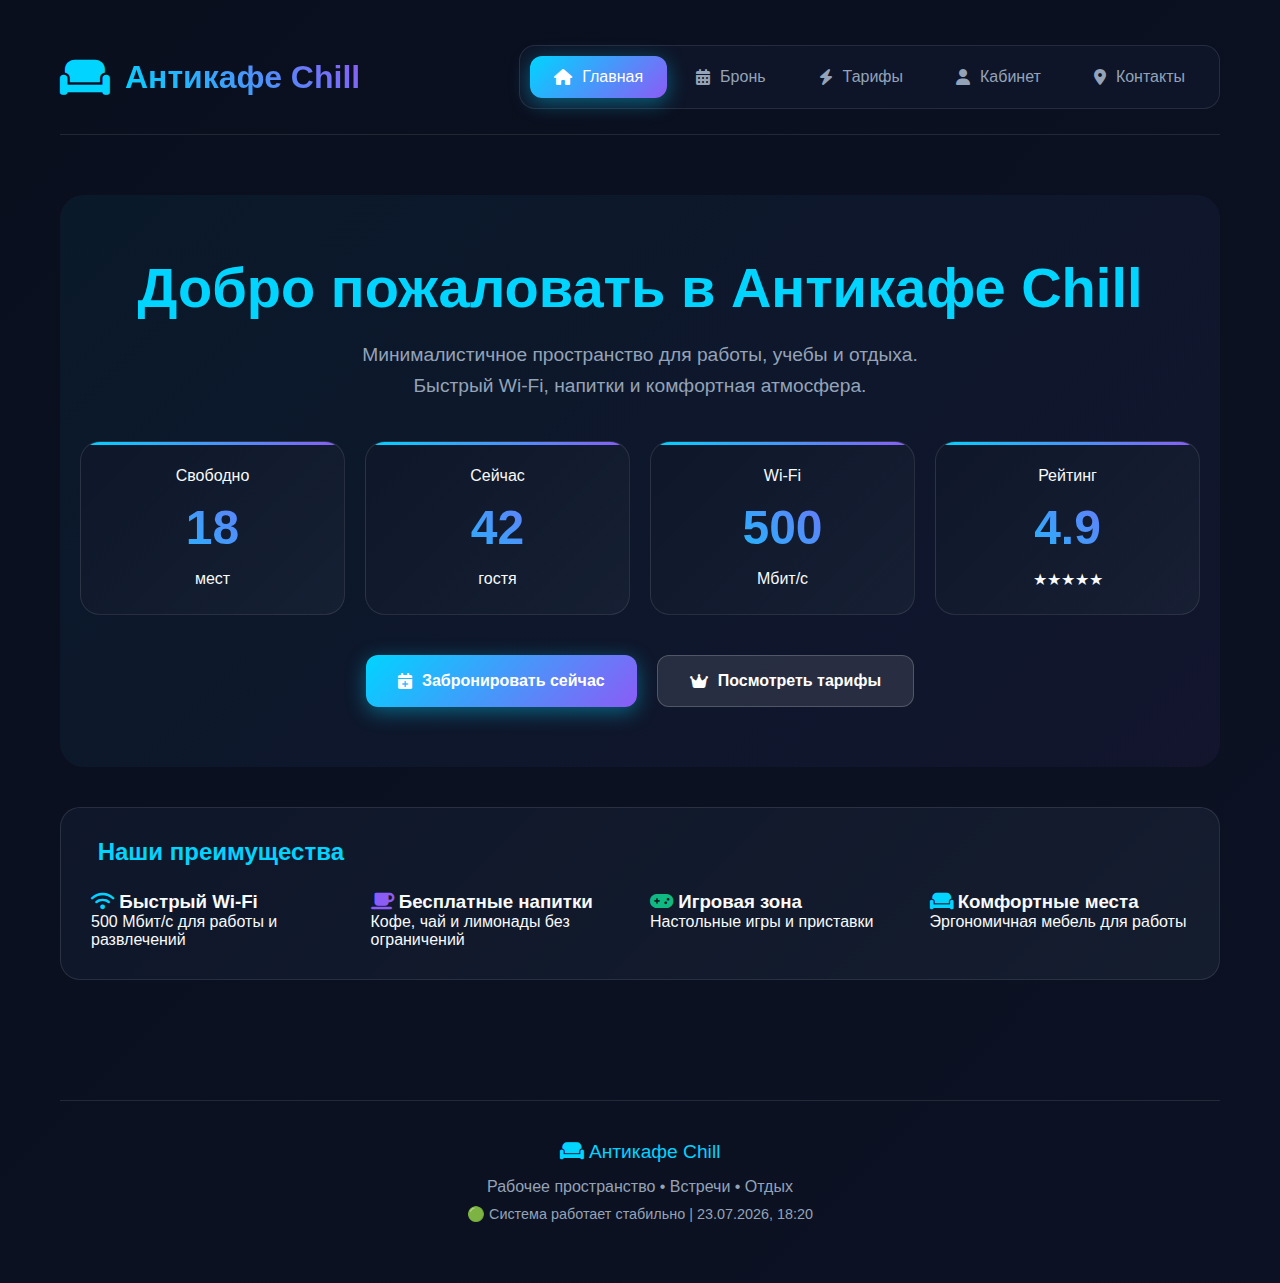
<file: anticafe/frontend/index.html>
<!DOCTYPE html>
<html lang="ru">
<head>
    <meta charset="UTF-8">
    <meta name="viewport" content="width=device-width, initial-scale=1.0">
    <title>Антикафе Chill • Бронирование</title>
    <link rel="stylesheet" href="https://cdnjs.cloudflare.com/ajax/libs/font-awesome/6.4.0/css/all.min.css">
    <style>
        :root {
            --bg-dark: #0a0f1e;
            --bg-card: #0f172a;
            --bg-hover: #1e293b;
            --accent-blue: #00d4ff;
            --accent-purple: #8b5cf6;
            --accent-green: #10b981;
            --text-primary: #f8fafc;
            --text-secondary: #94a3b8;
            --border-glow: rgba(0, 212, 255, 0.3);
            --success: #10b981;
            --error: #ef4444;
        }
        
        * {
            margin: 0;
            padding: 0;
            box-sizing: border-box;
            font-family: 'Inter', -apple-system, BlinkMacSystemFont, sans-serif;
        }
        
        body {
            background: linear-gradient(135deg, var(--bg-dark) 0%, #0c1223 100%);
            color: var(--text-primary);
            min-height: 100vh;
            overflow-x: hidden;
        }
        
        .container {
            max-width: 1200px;
            margin: 0 auto;
            padding: 20px;
        }
        
        /* Header */
        .header {
            display: flex;
            justify-content: space-between;
            align-items: center;
            padding: 25px 0;
            margin-bottom: 30px;
            border-bottom: 1px solid rgba(255, 255, 255, 0.1);
        }
        
        .logo {
            display: flex;
            align-items: center;
            gap: 15px;
        }
        
        .logo-icon {
            font-size: 2.5rem;
            color: var(--accent-blue);
        }
        
        .logo-text {
            font-size: 2rem;
            font-weight: 800;
            background: linear-gradient(45deg, var(--accent-blue), var(--accent-purple));
            -webkit-background-clip: text;
            -webkit-text-fill-color: transparent;
        }
        
        /* Navigation */
        .nav {
            display: flex;
            gap: 5px;
            background: rgba(15, 23, 42, 0.8);
            padding: 10px;
            border-radius: 16px;
            border: 1px solid rgba(255, 255, 255, 0.1);
        }
        
        .nav-link {
            padding: 12px 24px;
            border-radius: 12px;
            text-decoration: none;
            color: var(--text-secondary);
            font-weight: 500;
            display: flex;
            align-items: center;
            gap: 10px;
            cursor: pointer;
        }
        
        .nav-link:hover {
            color: var(--accent-blue);
            background: rgba(0, 212, 255, 0.1);
        }
        
        .nav-link.active {
            color: white;
            background: linear-gradient(135deg, var(--accent-blue), var(--accent-purple));
            box-shadow: 0 5px 20px rgba(0, 212, 255, 0.4);
        }
        
        /* Main Content */
        .main-content {
            padding: 30px 0;
        }
        
        .section {
            display: none;
        }
        
        .section.active {
            display: block;
        }
        
        /* Hero Section */
        .hero {
            text-align: center;
            padding: 60px 20px;
            background: linear-gradient(135deg, rgba(0, 212, 255, 0.05), rgba(139, 92, 246, 0.05));
            border-radius: 24px;
            margin-bottom: 40px;
        }
        
        .hero-title {
            font-size: 3.5rem;
            font-weight: 800;
            margin-bottom: 20px;
            color: var(--accent-blue);
        }
        
        .hero-subtitle {
            font-size: 1.2rem;
            color: var(--text-secondary);
            max-width: 600px;
            margin: 0 auto 40px;
            line-height: 1.6;
        }
        
        /* Stats Grid */
        .stats-grid {
            display: grid;
            grid-template-columns: repeat(auto-fit, minmax(220px, 1fr));
            gap: 20px;
            margin: 40px 0;
        }
        
        .stat-card {
            background: linear-gradient(135deg, var(--bg-card), rgba(30, 41, 59, 0.5));
            padding: 25px;
            border-radius: 20px;
            text-align: center;
            border: 1px solid rgba(255, 255, 255, 0.1);
            position: relative;
            overflow: hidden;
        }
        
        .stat-card::before {
            content: '';
            position: absolute;
            top: 0;
            left: 0;
            right: 0;
            height: 3px;
            background: linear-gradient(90deg, var(--accent-blue), var(--accent-purple));
        }
        
        .stat-value {
            font-size: 3rem;
            font-weight: 800;
            background: linear-gradient(45deg, var(--accent-blue), var(--accent-purple));
            -webkit-background-clip: text;
            -webkit-text-fill-color: transparent;
            margin: 15px 0;
        }
        
        /* Buttons */
        .btn {
            padding: 16px 32px;
            border-radius: 12px;
            border: none;
            font-size: 1rem;
            font-weight: 600;
            cursor: pointer;
            display: inline-flex;
            align-items: center;
            gap: 10px;
            text-decoration: none;
        }
        
        .btn-primary {
            background: linear-gradient(135deg, var(--accent-blue), var(--accent-purple));
            color: white;
            box-shadow: 0 5px 20px rgba(0, 212, 255, 0.4);
        }
        
        .btn-secondary {
            background: rgba(255, 255, 255, 0.1);
            color: white;
            border: 1px solid rgba(255, 255, 255, 0.2);
        }
        
        /* Form Elements */
        .form-group {
            margin-bottom: 25px;
        }
        
        .form-label {
            display: block;
            margin-bottom: 10px;
            color: var(--text-secondary);
            font-weight: 500;
        }
        
        .form-control {
            width: 100%;
            padding: 16px;
            background: rgba(255, 255, 255, 0.05);
            border: 1px solid rgba(255, 255, 255, 0.2);
            border-radius: 12px;
            color: #f8fafc;
            font-size: 1rem;
        }
        
        .form-control:focus {
            outline: none;
            border-color: var(--accent-blue);
            box-shadow: 0 0 0 2px rgba(0, 212, 255, 0.2);
            background: rgba(255, 255, 255, 0.08);
        }
        
        /* Исправление для выпадающих списков */
        select.form-control {
            color: #f8fafc;
            background-color: #0f172a;
        }
        
        select.form-control option {
            color: #f8fafc;
            background-color: #0f172a;
        }
        
        /* Плейсхолдеры */
        .form-control::placeholder {
            color: #94a3b8;
        }
        
        .form-grid {
            display: grid;
            grid-template-columns: repeat(auto-fit, minmax(250px, 1fr));
            gap: 20px;
        }
        
        /* Cards */
        .card {
            background: linear-gradient(135deg, var(--bg-card), rgba(30, 41, 59, 0.5));
            border-radius: 20px;
            padding: 30px;
            border: 1px solid rgba(255, 255, 255, 0.1);
            margin-bottom: 30px;
        }
        
        /* Tariffs */
        .tariffs-grid {
            display: grid;
            grid-template-columns: repeat(auto-fit, minmax(280px, 1fr));
            gap: 25px;
        }
        
        .tariff-card {
            background: linear-gradient(135deg, var(--bg-card), #1a2238);
            padding: 30px;
            border-radius: 20px;
            border: 1px solid rgba(255, 255, 255, 0.1);
            position: relative;
        }
        
        .tariff-card.premium {
            border: 2px solid var(--accent-purple);
            box-shadow: 0 5px 20px rgba(139, 92, 246, 0.3);
        }
        
        /* Result Messages */
        .result {
            padding: 20px;
            border-radius: 16px;
            margin: 20px 0;
            display: none;
        }
        
        .success {
            background: rgba(16, 185, 129, 0.1);
            border: 1px solid var(--success);
            color: var(--success);
        }
        
        .error {
            background: rgba(239, 68, 68, 0.1);
            border: 1px solid var(--error);
            color: var(--error);
        }
        
        /* Modal Styles */
        .modal {
            display: none;
            position: fixed;
            top: 0;
            left: 0;
            width: 100%;
            height: 100%;
            background-color: rgba(0, 0, 0, 0.8);
            z-index: 1000;
            justify-content: center;
            align-items: center;
        }
        
        .modal-content {
            background: linear-gradient(135deg, var(--bg-card), #1a2238);
            border-radius: 20px;
            padding: 40px;
            width: 90%;
            max-width: 500px;
            border: 1px solid rgba(255, 255, 255, 0.1);
            box-shadow: 0 20px 60px rgba(0, 0, 0, 0.5);
        }
        
        .modal-header {
            display: flex;
            justify-content: space-between;
            align-items: center;
            margin-bottom: 30px;
        }
        
        .modal-close {
            background: none;
            border: none;
            color: var(--text-secondary);
            font-size: 1.5rem;
            cursor: pointer;
        }
        
        .modal-close:hover {
            color: var(--accent-blue);
        }
        
        /* Footer */
        .footer {
            text-align: center;
            padding: 40px 0;
            margin-top: 60px;
            border-top: 1px solid rgba(255, 255, 255, 0.1);
            color: var(--text-secondary);
        }
        
        /* Responsive */
        @media (max-width: 768px) {
            .header {
                flex-direction: column;
                gap: 20px;
            }
            
            .nav {
                width: 100%;
                overflow-x: auto;
                justify-content: flex-start;
            }
            
            .hero-title {
                font-size: 2.5rem;
            }
            
            .stats-grid {
                grid-template-columns: repeat(2, 1fr);
            }
            
            .tariffs-grid {
                grid-template-columns: 1fr;
            }
        }
        
        @media (max-width: 480px) {
            .stats-grid {
                grid-template-columns: 1fr;
            }
            
            .hero-title {
                font-size: 2rem;
            }
            
            .btn {
                width: 100%;
                justify-content: center;
            }
        }
    </style>
</head>
<body>
    <!-- Модальное окно для покупки абонемента -->
    <div id="subscriptionModal" class="modal">
        <div class="modal-content">
            <div class="modal-header">
                <h2 style="color: var(--accent-blue); margin: 0;">
                    <i class="fas fa-ticket-alt"></i> Покупка абонемента
                </h2>
                <button class="modal-close" onclick="closeSubscriptionModal()">
                    <i class="fas fa-times"></i>
                </button>
            </div>
            
            <div id="subscriptionModalContent">
                <!-- Содержимое будет заполняться динамически -->
            </div>
        </div>
    </div>
    
    <div class="container">
        <!-- Header -->
        <div class="header">
            <div class="logo">
                <i class="fas fa-couch logo-icon"></i>
                <div class="logo-text">Антикафе Chill</div>
            </div>
            
            <div class="nav">
                <a href="#main" class="nav-link active" onclick="showSection('main')">
                    <i class="fas fa-home"></i>
                    <span>Главная</span>
                </a>
                <a href="#booking" class="nav-link" onclick="showSection('booking')">
                    <i class="fas fa-calendar-alt"></i>
                    <span>Бронь</span>
                </a>
                <a href="#tariffs" class="nav-link" onclick="showSection('tariffs')">
                    <i class="fas fa-bolt"></i>
                    <span>Тарифы</span>
                </a>
                <a href="#cabinet" class="nav-link" onclick="showSection('cabinet')">
                    <i class="fas fa-user"></i>
                    <span>Кабинет</span>
                </a>
                <a href="#contacts" class="nav-link" onclick="showSection('contacts')">
                    <i class="fas fa-map-marker-alt"></i>
                    <span>Контакты</span>
                </a>
            </div>
        </div>
        
        <!-- Main Content -->
        <div class="main-content">
            <!-- Main Section -->
            <section id="main" class="section active">
                <div class="hero">
                    <h1 class="hero-title">Добро пожаловать в Антикафе Chill</h1>
                    <p class="hero-subtitle">Минималистичное пространство для работы, учебы и отдыха. Быстрый Wi-Fi, напитки и комфортная атмосфера.</p>
                    
                    <div class="stats-grid">
                        <div class="stat-card">
                            <div class="stat-label">Свободно</div>
                            <div class="stat-value" id="freeSpots">18</div>
                            <div class="stat-info">мест</div>
                        </div>
                        <div class="stat-card">
                            <div class="stat-label">Сейчас</div>
                            <div class="stat-value" id="currentVisitors">42</div>
                            <div class="stat-info">гостя</div>
                        </div>
                        <div class="stat-card">
                            <div class="stat-label">Wi-Fi</div>
                            <div class="stat-value">500</div>
                            <div class="stat-info">Мбит/с</div>
                        </div>
                        <div class="stat-card">
                            <div class="stat-label">Рейтинг</div>
                            <div class="stat-value">4.9</div>
                            <div class="stat-info">★★★★★</div>
                        </div>
                    </div>
                    
                    <div style="margin-top: 40px; display: flex; gap: 20px; justify-content: center; flex-wrap: wrap;">
                        <button class="btn btn-primary" onclick="showSection('booking')">
                            <i class="fas fa-calendar-plus"></i>
                            Забронировать сейчас
                        </button>
                        <button class="btn btn-secondary" onclick="showSection('tariffs')">
                            <i class="fas fa-crown"></i>
                            Посмотреть тарифы
                        </button>
                    </div>
                </div>
                
                <div class="card">
                    <h2 style="margin-bottom: 25px; color: var(--accent-blue);">
                        <i class="fas fa-stars"></i> Наши преимущества
                    </h2>
                    <div class="form-grid">
                        <div>
                            <h3><i class="fas fa-wifi" style="color: var(--accent-blue);"></i> Быстрый Wi-Fi</h3>
                            <p>500 Мбит/с для работы и развлечений</p>
                        </div>
                        <div>
                            <h3><i class="fas fa-coffee" style="color: var(--accent-purple);"></i> Бесплатные напитки</h3>
                            <p>Кофе, чай и лимонады без ограничений</p>
                        </div>
                        <div>
                            <h3><i class="fas fa-gamepad" style="color: var(--accent-green);"></i> Игровая зона</h3>
                            <p>Настольные игры и приставки</p>
                        </div>
                        <div>
                            <h3><i class="fas fa-couch" style="color: var(--accent-blue);"></i> Комфортные места</h3>
                            <p>Эргономичная мебель для работы</p>
                        </div>
                    </div>
                </div>
            </section>
            
            <!-- Booking Section -->
            <section id="booking" class="section">
                <h1 style="margin-bottom: 30px; color: var(--accent-blue);">
                    <i class="fas fa-calendar-alt"></i> Бронирование места
                </h1>
                
                <div class="card">
                    <form id="bookingForm">
                        <div class="form-grid">
                            <div class="form-group">
                                <label class="form-label">
                                    <i class="fas fa-store"></i> Выберите кафе
                                </label>
                                <select class="form-control" id="cafeSelect" onchange="showCafeInfo()">
                                    <option value="">-- Выберите --</option>
                                    <option value="1">Chill на Воскресенской</option>
                                    <option value="2">Chill на Центральной</option>
                                    <option value="3">Chill на Парковой</option>
                                </select>
                                <div id="cafeInfo" class="result" style="margin-top: 15px; display: none;"></div>
                            </div>
                            
                            <div class="form-group">
                                <label class="form-label">
                                    <i class="fas fa-user"></i> Ваше имя
                                </label>
                                <input type="text" class="form-control" id="userName" placeholder="Иван Петров" required>
                            </div>
                        </div>
                        
                        <div class="form-grid">
                            <div class="form-group">
                                <label class="form-label">
                                    <i class="fas fa-phone"></i> Телефон
                                </label>
                                <input type="tel" class="form-control" id="userPhone" placeholder="+7 999 123-45-67" required>
                            </div>
                            
                            <div class="form-group">
                                <label class="form-label">
                                    <i class="fas fa-calendar"></i> Дата
                                </label>
                                <input type="date" class="form-control" id="bookingDate" required>
                            </div>
                        </div>
                        
                        <div class="form-grid">
                            <div class="form-group">
                                <label class="form-label">
                                    <i class="fas fa-users"></i> Количество гостей
                                </label>
                                <select class="form-control" id="guestsCount">
                                    <option value="1">1 человек</option>
                                    <option value="2">2 человека</option>
                                    <option value="3">3 человека</option>
                                    <option value="4">4 человека</option>
                                    <option value="5">5+ человек</option>
                                </select>
                            </div>
                            
                            <div class="form-group">
                                <label class="form-label">
                                    <i class="fas fa-clock"></i> Время начала
                                </label>
                                <select class="form-control" id="startTime" onchange="updateEndTime()">
                                    <option value="10:00">10:00</option>
                                    <option value="11:00">11:00</option>
                                    <option value="12:00">12:00</option>
                                    <option value="13:00">13:00</option>
                                    <option value="14:00">14:00</option>
                                    <option value="15:00">15:00</option>
                                    <option value="16:00">16:00</option>
                                    <option value="17:00">17:00</option>
                                    <option value="18:00">18:00</option>
                                    <option value="19:00">19:00</option>
                                    <option value="20:00">20:00</option>
                                </select>
                            </div>
                            
                            <div class="form-group">
                                <label class="form-label">
                                    <i class="fas fa-clock"></i> Время окончания
                                </label>
                                <select class="form-control" id="endTime" onchange="calculateDuration()">
                                    <option value="">--:--</option>
                                </select>
                            </div>
                        </div>
                        
                        <div id="durationInfo" class="result" style="background: rgba(0, 212, 255, 0.1); border-color: var(--accent-blue); margin: 25px 0; display: none;">
                            <strong style="color: var(--accent-blue);">
                                <i class="fas fa-hourglass-half"></i> Продолжительность:
                            </strong>
                            <span id="durationText" style="font-size: 1.2rem; margin-left: 10px;">0 часов</span>
                        </div>
                        
                        <div class="form-group">
                            <label class="form-label">
                                <i class="fas fa-tag"></i> Выберите тариф
                            </label>
                            <select class="form-control" id="tariffSelect" onchange="calculateCost()">
                                <option value="250">Почасовой — 250₽/час</option>
                                <option value="1500">Целый день — 1500₽</option>
                                <option value="5000">Месячный абонемент — 5000₽</option>
                                <option value="9000">Премиум абонемент — 9000₽</option>
                            </select>
                        </div>
                        
                        <div id="costInfo" class="result" style="background: rgba(16, 185, 129, 0.1); border-color: var(--success); margin: 30px 0; text-align: center; display: none;">
                            <div style="font-size: 1.2rem; margin-bottom: 10px;">
                                <i class="fas fa-coins" style="color: var(--success);"></i>
                                <strong>Стоимость:</strong>
                            </div>
                            <div id="costText" style="font-size: 3rem; font-weight: bold; color: var(--success);">
                                0₽
                            </div>
                        </div>
                        
                        <div class="form-group">
                            <label class="form-label">
                                <i class="fas fa-comment"></i> Комментарий (необязательно)
                            </label>
                            <textarea class="form-control" id="bookingComment" rows="3" placeholder="Особые пожелания..."></textarea>
                        </div>
                        
                        <button type="button" class="btn btn-primary" style="width: 100%; padding: 20px; font-size: 1.1rem;" onclick="submitBooking()">
                            <i class="fas fa-check-circle"></i>
                            Забронировать место
                        </button>
                    </form>
                    
                    <div id="bookingResult" class="result"></div>
                </div>
            </section>
            
            <!-- Tariffs Section -->
            <section id="tariffs" class="section">
                <h1 style="margin-bottom: 30px; color: var(--accent-blue);">
                    <i class="fas fa-bolt"></i> Наши тарифы
                </h1>
                
                <div class="tariffs-grid">
                    <div class="tariff-card">
                        <div style="display: flex; justify-content: space-between; align-items: center; margin-bottom: 20px;">
                            <h3 style="color: var(--accent-blue);">
                                <i class="fas fa-clock"></i> Почасовой
                            </h3>
                            <span style="background: var(--accent-blue); color: black; padding: 5px 15px; border-radius: 20px; font-weight: bold;">250₽/час</span>
                        </div>
                        <p style="color: var(--text-secondary); margin-bottom: 25px;">250 рублей за каждый час</p>
                        <button class="btn btn-primary" onclick="selectTariff('250')" style="width: 100%;">
                            <i class="fas fa-calendar-plus"></i> Забронировать
                        </button>
                    </div>
                    
                    <div class="tariff-card">
                        <div style="display: flex; justify-content: space-between; align-items: center; margin-bottom: 20px;">
                            <h3 style="color: #f59e0b;">
                                <i class="fas fa-sun"></i> Весь день
                            </h3>
                            <span style="background: #f59e0b; color: black; padding: 5px 15px; border-radius: 20px; font-weight: bold;">1500₽</span>
                        </div>
                        <p style="color: var(--text-secondary); margin-bottom: 25px;">1500 рублей за 12 часов</p>
                        <button class="btn btn-secondary" onclick="selectTariff('1500')" style="width: 100%;">
                            <i class="fas fa-calendar-plus"></i> Забронировать
                        </button>
                    </div>
                </div>
                
                <!-- Абонементы -->
                <h2 style="color: var(--accent-blue); margin: 50px 0 20px; font-size: 1.5rem; border-top: 2px solid rgba(255, 255, 255, 0.1); padding-top: 20px;">
                    <i class="fas fa-gem"></i> Абонементы
                </h2>
                <p style="color: var(--text-secondary); margin-bottom: 30px;">Купите абонемент и пользуйтесь безлимитно весь период</p>
                
                <div class="tariffs-grid">
                    <div class="tariff-card premium">
                        <div style="display: flex; justify-content: space-between; align-items: center; margin-bottom: 20px;">
                            <h3 style="color: var(--accent-purple);">
                                <i class="fas fa-calendar-star"></i> Месячный
                            </h3>
                            <span style="background: var(--accent-purple); color: white; padding: 5px 15px; border-radius: 20px; font-weight: bold;">5000₽</span>
                        </div>
                        <ul style="color: var(--text-secondary); margin-bottom: 25px; padding-left: 20px;">
                            <li style="margin-bottom: 10px;">80 часов в месяц</li>
                            <li style="margin-bottom: 10px;">Безлимитные напитки</li>
                            <li style="margin-bottom: 10px;">Скидка 10% на еду</li>
                            <li>Личный шкафчик</li>
                        </ul>
                        <button class="btn btn-primary" onclick="openSubscriptionModal('monthly')" style="width: 100%; background: linear-gradient(135deg, var(--accent-purple), #7c3aed);">
                            <i class="fas fa-shopping-cart"></i> Купить абонемент
                        </button>
                    </div>
                    
                    <div class="tariff-card premium">
                        <div style="display: flex; justify-content: space-between; align-items: center; margin-bottom: 20px;">
                            <h3 style="color: #ec4899;">
                                <i class="fas fa-crown"></i> Годовой
                            </h3>
                            <span style="background: #ec4899; color: white; padding: 5px 15px; border-radius: 20px; font-weight: bold;">45000₽</span>
                        </div>
                        <ul style="color: var(--text-secondary); margin-bottom: 25px; padding-left: 20px;">
                            <li style="margin-bottom: 10px;">1000 часов в год</li>
                            <li style="margin-bottom: 10px;">Безлимитные напитки</li>
                            <li style="margin-bottom: 10px;">Скидка 20% на еду</li>
                            <li>Приоритетное бронирование</li>
                            <li>Бесплатные гостевые визиты</li>
                        </ul>
                        <button class="btn btn-primary" onclick="openSubscriptionModal('yearly')" style="width: 100%; background: linear-gradient(135deg, #ec4899, #db2777);">
                            <i class="fas fa-shopping-cart"></i> Купить абонемент
                        </button>
                    </div>
                </div>
            </section>
            
            <!-- Personal Cabinet Section -->
            <section id="cabinet" class="section">
                <h1 style="margin-bottom: 30px; color: var(--accent-blue);">
                    <i class="fas fa-user"></i> Личный кабинет
                </h1>
                
                <div class="card">
                    <div id="cabinetContent">
                        <!-- Содержимое будет заполняться динамически -->
                    </div>
                </div>
            </section>
            
            <!-- Contacts Section -->
            <section id="contacts" class="section">
                <h1 style="margin-bottom: 30px; color: var(--accent-blue);">
                    <i class="fas fa-map-marker-alt"></i> Контакты
                </h1>
                
                <div class="form-grid">
                    <div class="card">
                        <h3 style="color: var(--accent-blue); margin-bottom: 20px;">
                            <i class="fas fa-map-marker-alt"></i> Адреса
                        </h3>
                        <div style="margin-bottom: 25px;">
                            <h4 style="color: white; margin-bottom: 10px;">Chill на Воскресенской</h4>
                            <p style="color: var(--text-secondary);">ул. Воскресенская, 8</p>
                        </div>
                        <div style="margin-bottom: 25px;">
                            <h4 style="color: white; margin-bottom: 10px;">Chill на Центральной</h4>
                            <p style="color: var(--text-secondary);">ул. Центральная, 25</p>
                        </div>
                        <div>
                            <h4 style="color: white; margin-bottom: 10px;">Chill на Парковой</h4>
                            <p style="color: var(--text-secondary);">ул. Парковой, 12</p>
                        </div>
                    </div>
                    
                    <div class="card">
                        <h3 style="color: var(--accent-blue); margin-bottom: 20px;">
                            <i class="fas fa-clock"></i> Часы работы
                        </h3>
                        <div style="margin-bottom: 25px;">
                            <p style="color: var(--text-secondary); margin-bottom: 10px;">
                                <strong style="color: white;">Понедельник - Пятница:</strong><br>
                                10:00 - 22:00
                            </p>
                            <p style="color: var(--text-secondary);">
                                <strong style="color: white;">Суббота - Воскресенье:</strong><br>
                                10:00 - 23:00
                            </p>
                        </div>
                        
                        <h3 style="color: var(--accent-blue); margin: 30px 0 20px;">
                            <i class="fas fa-phone"></i> Контакты
                        </h3>
                        <div style="margin-bottom: 15px;">
                            <p style="color: var(--text-secondary);">
                                <strong style="color: white;">Телефон:</strong><br>
                                +7 (999) 123-45-67
                            </p>
                        </div>
                    </div>
                </div>
                
                <div class="card" style="margin-top: 30px;">
                    <h3 style="color: var(--accent-blue); margin-bottom: 20px;">
                        <i class="fas fa-wifi"></i> Наши преимущества
                    </h3>
                    <div class="form-grid">
                        <div style="text-align: center;">
                            <div style="font-size: 2rem; color: var(--accent-blue); margin-bottom: 10px;">
                                <i class="fas fa-wifi"></i>
                            </div>
                            <p>Быстрый Wi-Fi<br>500 Мбит/с</p>
                        </div>
                        <div style="text-align: center;">
                            <div style="font-size: 2rem; color: var(--accent-purple); margin-bottom: 10px;">
                                <i class="fas fa-coffee"></i>
                            </div>
                            <p>Бесплатные напитки</p>
                        </div>
                        <div style="text-align: center;">
                            <div style="font-size: 2rem; color: var(--success); margin-bottom: 10px;">
                                <i class="fas fa-gamepad"></i>
                            </div>
                            <p>Настольные игры</p>
                        </div>
                        <div style="text-align: center;">
                            <div style="font-size: 2rem; color: #f59e0b; margin-bottom: 10px;">
                                <i class="fas fa-charging-station"></i>
                            </div>
                            <p>Розетки у каждого места</p>
                        </div>
                    </div>
                </div>
            </section>
        </div>
        
        <!-- Footer -->
        <div class="footer">
            <p style="font-size: 1.2rem; margin-bottom: 15px; color: var(--accent-blue);">
                <i class="fas fa-couch"></i> Антикафе Chill
            </p>
            <p style="margin-bottom: 10px;">Рабочее пространство • Встречи • Отдых</p>
            <p style="color: var(--text-secondary); font-size: 0.9rem;">
                <span id="serverStatus">🟢 Система работает стабильно</span> | 
                <span id="currentTime"></span>
            </p>
        </div>
    </div>

    <script>
        // Глобальный объект для хранения данных
        window.antycafe = {
            bookings: [],
            subscriptions: [],
            user: {
                name: "Иван Петров",
                email: "ivan@mail.ru",
                phone: "+7 912 345-67-89",
                points: 1250,
                balance: 125.50
            }
        };
        
        // ========== ФУНКЦИЯ ПОКАЗА РАЗДЕЛА ==========
        function showSection(sectionId) {
            // Скрыть все разделы
            const sections = document.querySelectorAll('.section');
            sections.forEach(section => {
                section.style.display = 'none';
                section.classList.remove('active');
            });
            
            // Показать выбранный раздел
            const targetSection = document.getElementById(sectionId);
            if (targetSection) {
                targetSection.style.display = 'block';
                targetSection.classList.add('active');
            }
            
            // Обновить активную ссылку в навигации
            const navLinks = document.querySelectorAll('.nav-link');
            navLinks.forEach(link => {
                link.classList.remove('active');
                if (link.getAttribute('href') === '#' + sectionId) {
                    link.classList.add('active');
                }
            });
            
            // Дополнительные действия для разделов
            if (sectionId === 'booking') {
                initializeBookingForm();
            }
            if (sectionId === 'cabinet') {
                loadUserCabinet();
            }
        }
        
        // ========== ИНИЦИАЛИЗАЦИЯ ФОРМЫ БРОНИРОВАНИЯ ==========
        function initializeBookingForm() {
            // Установить сегодняшнюю дату как минимальную
            const today = new Date().toISOString().split('T')[0];
            const dateInput = document.getElementById('bookingDate');
            if (dateInput) {
                dateInput.min = today;
                if (!dateInput.value) {
                    dateInput.value = today;
                }
            }
            
            // Пересчитать стоимость при загрузке
            calculateDuration();
        }
        
        // ========== ОБНОВИТЬ ВРЕМЯ ОКОНЧАНИЯ ==========
        function updateEndTime() {
            const startTime = document.getElementById('startTime');
            const endTime = document.getElementById('endTime');
            
            if (!startTime || !endTime) return;
            
            if (!startTime.value) {
                endTime.innerHTML = '<option value="">--:--</option>';
                return;
            }
            
            const startHour = parseInt(startTime.value.split(':')[0]);
            endTime.innerHTML = '<option value="">--:--</option>';
            
            for (let hour = startHour + 1; hour <= 22; hour++) {
                const time = hour.toString().padStart(2, '0') + ':00';
                const option = document.createElement('option');
                option.value = time;
                option.textContent = time;
                endTime.appendChild(option);
            }
            
            calculateDuration();
        }
        
        // ========== ПОКАЗАТЬ ИНФОРМАЦИЮ О КАФЕ ==========
        function showCafeInfo() {
            const cafeSelect = document.getElementById('cafeSelect');
            const cafeInfo = document.getElementById('cafeInfo');
            
            if (!cafeSelect || !cafeInfo) return;
            
            const cafeId = cafeSelect.value;
            
            if (cafeId) {
                const cafes = {
                    '1': {
                        name: 'Chill на Воскресенской',
                        desc: 'Основное кафе, 2 этажа, тихая зона и игровая зона',
                        capacity: '30 мест',
                        hours: '10:00 - 22:00'
                    },
                    '2': {
                        name: 'Chill на Центральной',
                        desc: 'Центр города, бизнес-ланчи, конференц-зал',
                        capacity: '20 мест',
                        hours: '10:00 - 22:00'
                    },
                    '3': {
                        name: 'Chill на Парковой',
                        desc: 'Рядом с парком, летняя веранда, настольные игры',
                        capacity: '25 мест',
                        hours: '10:00 - 22:00'
                    }
                };
                
                const cafe = cafes[cafeId];
                cafeInfo.innerHTML = `
                    <p><strong>${cafe.name}</strong></p>
                    <p>${cafe.desc}</p>
                    <p>Вместимость: ${cafe.capacity}</p>
                    <p>Часы работы: ${cafe.hours}</p>
                `;
                cafeInfo.style.display = 'block';
            } else {
                cafeInfo.style.display = 'none';
            }
        }
        
        // ========== РАССЧИТАТЬ ПРОДОЛЖИТЕЛЬНОСТЬ ==========
        function calculateDuration() {
            const startTime = document.getElementById('startTime');
            const endTime = document.getElementById('endTime');
            const durationInfo = document.getElementById('durationInfo');
            const durationText = document.getElementById('durationText');
            
            if (!startTime || !endTime || !durationInfo || !durationText) return;
            
            if (startTime.value && endTime.value) {
                const start = startTime.value.split(':').map(Number);
                const end = endTime.value.split(':').map(Number);
                
                const startHours = start[0] + start[1] / 60;
                const endHours = end[0] + end[1] / 60;
                
                let duration = endHours - startHours;
                if (duration < 0) duration += 24;
                
                // Форматирование продолжительности
                const hours = Math.floor(duration);
                const minutes = Math.round((duration - hours) * 60);
                
                let durationStr = '';
                if (hours > 0) durationStr += `${hours} час${getHoursWord(hours)} `;
                if (minutes > 0) durationStr += `${minutes} минут${getMinutesWord(minutes)}`;
                
                durationText.textContent = durationStr || '0 часов';
                durationInfo.style.display = 'block';
                
                // Пересчитать стоимость
                calculateCost();
            } else {
                durationInfo.style.display = 'none';
            }
        }
        
        // ========== РАССЧИТАТЬ СТОИМОСТЬ ==========
        function calculateCost() {
            const tariffSelect = document.getElementById('tariffSelect');
            const costInfo = document.getElementById('costInfo');
            const costText = document.getElementById('costText');
            
            if (!tariffSelect || !costInfo || !costText) return;
            
            const tariffPrice = parseInt(tariffSelect.value) || 250;
            let totalCost = tariffPrice;
            
            // Для почасового тарифа считаем по времени
            if (tariffPrice === 250) {
                const durationText = document.getElementById('durationText').textContent;
                const hoursMatch = durationText.match(/(\d+)\s+час/);
                const minutesMatch = durationText.match(/(\d+)\s+минут/);
                
                let hours = hoursMatch ? parseInt(hoursMatch[1]) : 0;
                let minutes = minutesMatch ? parseInt(minutesMatch[1]) : 0;
                
                const totalHours = hours + minutes / 60;
                totalCost = Math.round(totalHours * 250);
                if (totalCost < 250) totalCost = 250; // Минимум 1 час
            }
            
            costText.textContent = `${totalCost}₽`;
            costInfo.style.display = 'block';
            
            return totalCost;
        }
        
        // ========== ВЫБРАТЬ ТАРИФ ==========
        function selectTariff(price) {
            // Перейти к бронированию
            showSection('booking');
            
            // Установить выбранный тариф
            const tariffSelect = document.getElementById('tariffSelect');
            if (tariffSelect) {
                tariffSelect.value = price;
            }
            
            // Пересчитать стоимость
            calculateCost();
            
            // Показать сообщение
            showMessage(`Выбран тариф за ${price}₽`, 'success');
        }
        
        // ========== МОДАЛЬНОЕ ОКНО ДЛЯ АБОНЕМЕНТОВ ==========
        function openSubscriptionModal(type) {
            const modal = document.getElementById('subscriptionModal');
            const modalContent = document.getElementById('subscriptionModalContent');
            
            let subscriptionData;
            if (type === 'monthly') {
                subscriptionData = {
                    name: 'Месячный абонемент',
                    price: 5000,
                    hours: 80,
                    period: '30 дней',
                    features: [
                        '80 часов в месяц',
                        'Безлимитные напитки',
                        'Скидка 10% на еду',
                        'Личный шкафчик'
                    ]
                };
            } else if (type === 'yearly') {
                subscriptionData = {
                    name: 'Годовой абонемент',
                    price: 45000,
                    hours: 1000,
                    period: '365 дней',
                    features: [
                        '1000 часов в год',
                        'Безлимитные напитки',
                        'Скидка 20% на еду',
                        'Приоритетное бронирование',
                        'Бесплатные гостевые визиты'
                    ]
                };
            }
            
            modalContent.innerHTML = `
                <div style="margin-bottom: 30px;">
                    <h3 style="color: white; margin-bottom: 15px;">${subscriptionData.name}</h3>
                    <div style="font-size: 2rem; font-weight: bold; color: var(--accent-blue); margin-bottom: 10px;">
                        ${subscriptionData.price}₽
                    </div>
                    <div style="color: var(--text-secondary); margin-bottom: 20px;">
                        <i class="fas fa-clock"></i> ${subscriptionData.hours} часов • 
                        <i class="fas fa-calendar"></i> ${subscriptionData.period}
                    </div>
                    
                    <div style="background: rgba(255, 255, 255, 0.05); border-radius: 12px; padding: 20px; margin-bottom: 25px;">
                        <h4 style="color: var(--text-secondary); margin-bottom: 10px;">Включает:</h4>
                        <ul style="color: var(--text-secondary); padding-left: 20px;">
                            ${subscriptionData.features.map(feature => `<li style="margin-bottom: 8px;">${feature}</li>`).join('')}
                        </ul>
                    </div>
                </div>
                
                <form id="subscriptionForm">
                    <div class="form-group">
                        <label class="form-label">
                            <i class="fas fa-user"></i> Ваше имя
                        </label>
                        <input type="text" class="form-control" id="subscriptionName" placeholder="Иван Петров" required>
                    </div>
                    
                    <div class="form-group">
                        <label class="form-label">
                            <i class="fas fa-phone"></i> Телефон
                        </label>
                        <input type="tel" class="form-control" id="subscriptionPhone" placeholder="+7 999 123-45-67" required>
                    </div>
                    
                    <div class="form-group">
                        <label class="form-label">
                            <i class="fas fa-envelope"></i> Email (необязательно)
                        </label>
                        <input type="email" class="form-control" id="subscriptionEmail" placeholder="ivan@mail.ru">
                    </div>
                    
                    <button type="button" class="btn btn-primary" style="width: 100%; padding: 16px; margin-top: 20px;" onclick="buySubscription('${type}')">
                        <i class="fas fa-credit-card"></i> Оплатить ${subscriptionData.price}₽
                    </button>
                    
                    <div style="text-align: center; margin-top: 15px;">
                        <a href="#" style="color: var(--text-secondary); font-size: 0.9rem;" onclick="closeSubscriptionModal()">
                            <i class="fas fa-arrow-left"></i> Вернуться к тарифам
                        </a>
                    </div>
                </form>
            `;
            
            modal.style.display = 'flex';
        }
        
        function closeSubscriptionModal() {
            const modal = document.getElementById('subscriptionModal');
            modal.style.display = 'none';
        }
        
        // ========== КУПИТЬ АБОНЕМЕНТ ==========
        function buySubscription(type) {
            const name = document.getElementById('subscriptionName').value;
            const phone = document.getElementById('subscriptionPhone').value;
            const email = document.getElementById('subscriptionEmail').value;
            
            if (!name || !phone) {
                showModalMessage('Заполните имя и телефон', 'error');
                return;
            }
            
            let subscriptionData;
            if (type === 'monthly') {
                subscriptionData = {
                    id: 'sub_' + Date.now(),
                    type: 'Месячный абонемент',
                    price: 5000,
                    hours: 80,
                    hoursUsed: 0,
                    purchaseDate: new Date().toLocaleDateString('ru-RU'),
                    expiryDate: new Date(Date.now() + 30 * 24 * 60 * 60 * 1000).toLocaleDateString('ru-RU'),
                    status: 'активен',
                    customerName: name,
                    customerPhone: phone,
                    customerEmail: email
                };
            } else if (type === 'yearly') {
                subscriptionData = {
                    id: 'sub_' + Date.now(),
                    type: 'Годовой абонемент',
                    price: 45000,
                    hours: 1000,
                    hoursUsed: 0,
                    purchaseDate: new Date().toLocaleDateString('ru-RU'),
                    expiryDate: new Date(Date.now() + 365 * 24 * 60 * 60 * 1000).toLocaleDateString('ru-RU'),
                    status: 'активен',
                    customerName: name,
                    customerPhone: phone,
                    customerEmail: email
                };
            }
            
            // Сохраняем абонемент
            window.antycafe.subscriptions.push(subscriptionData);
            
            // Закрываем модальное окно
            closeSubscriptionModal();
            
            // Показываем сообщение об успехе
            showMessage(`
                <div style="text-align: center;">
                    <h3 style="color: var(--success); margin-bottom: 15px;">✓ Абонемент куплен!</h3>
                    <p><strong>${subscriptionData.type}</strong> успешно активирован</p>
                    <p>Стоимость: <strong>${subscriptionData.price}₽</strong></p>
                    <p>Доступно часов: <strong>${subscriptionData.hours}</strong></p>
                    <p>Действует до: <strong>${subscriptionData.expiryDate}</strong></p>
                    <p style="margin-top: 15px; color: var(--text-secondary); font-size: 0.9em;">
                        Чек отправлен на WhatsApp
                    </p>
                </div>
            `, 'success');
            
            // Переходим в личный кабинет
            setTimeout(() => {
                showSection('cabinet');
            }, 2000);
        }
        
        // ========== СООБЩЕНИЕ В МОДАЛЬНОМ ОКНЕ ==========
        function showModalMessage(message, type) {
            const modalContent = document.getElementById('subscriptionModalContent');
            const alertDiv = document.createElement('div');
            alertDiv.className = 'result ' + type;
            alertDiv.style.marginBottom = '20px';
            alertDiv.innerHTML = message;
            
            // Вставляем перед формой
            const form = document.getElementById('subscriptionForm');
            if (form) {
                modalContent.insertBefore(alertDiv, form);
                
                // Удаляем через 3 секунды
                setTimeout(() => {
                    alertDiv.remove();
                }, 3000);
            }
        }
        
        // ========== ВАЛИДАЦИЯ ФОРМЫ ==========
        function validateForm() {
            const requiredFields = ['cafeSelect', 'userName', 'userPhone', 'bookingDate', 'startTime', 'endTime', 'tariffSelect'];
            let isValid = true;
            
            for (const fieldId of requiredFields) {
                const field = document.getElementById(fieldId);
                if (!field) continue;
                
                if (!field.value.trim()) {
                    field.style.borderColor = '#ef4444';
                    isValid = false;
                } else {
                    field.style.borderColor = '';
                }
            }
            
            return isValid;
        }
        
        // ========== ОТПРАВИТЬ БРОНИРОВАНИЕ ==========
        function submitBooking() {
            if (!validateForm()) {
                showMessage('Заполните все обязательные поля', 'error');
                return;
            }
            
            // Собрать данные
            const cafeSelect = document.getElementById('cafeSelect');
            const userName = document.getElementById('userName');
            const userPhone = document.getElementById('userPhone');
            const bookingDate = document.getElementById('bookingDate');
            
            // Создать бронирование
            const booking = {
                id: Date.now(),
                cafe: cafeSelect.options[cafeSelect.selectedIndex].text,
                name: userName.value,
                phone: userPhone.value,
                date: bookingDate.value,
                guests: document.getElementById('guestsCount')?.value || '1',
                startTime: document.getElementById('startTime')?.value || '10:00',
                endTime: document.getElementById('endTime')?.value || '11:00',
                tariff: document.getElementById('tariffSelect')?.value || '250',
                cost: calculateCost(),
                comment: document.getElementById('bookingComment')?.value || '',
                status: 'подтверждено',
                timestamp: new Date().toLocaleString()
            };
            
            // Сохранить в глобальный объект
            window.antycafe.bookings.push(booking);
            
            // Показать успешное сообщение
            showMessage(`
                <div style="text-align: center;">
                    <h3 style="color: var(--success); margin-bottom: 15px;">✓ Бронь #${booking.id.toString().slice(-4)} подтверждена!</h3>
                    <p><strong>${booking.name}</strong>, ваше место забронировано!</p>
                    <p>Кафе: ${booking.cafe}</p>
                    <p>Дата: ${booking.date}, ${booking.startTime}-${booking.endTime}</p>
                    <p>Стоимость: <strong>${booking.cost}₽</strong></p>
                    <p style="margin-top: 15px; color: var(--text-secondary); font-size: 0.9em;">
                        Детали отправлены на WhatsApp
                    </p>
                </div>
            `, 'success');
            
            // Обновить статистику
            updateStats();
        }
        
        // ========== ЗАГРУЗИТЬ ЛИЧНЫЙ КАБИНЕТ ==========
        function loadUserCabinet() {
            const cabinetContent = document.getElementById('cabinetContent');
            if (!cabinetContent) return;
            
            // Генерируем HTML для абонементов
            let subscriptionsHtml = '';
            if (window.antycafe.subscriptions && window.antycafe.subscriptions.length > 0) {
                subscriptionsHtml = window.antycafe.subscriptions.map(sub => {
                    const progress = Math.min(Math.round((sub.hoursUsed / sub.hours) * 100), 100);
                    return `
                        <div style="background: rgba(0, 212, 255, 0.1); border-radius: 12px; padding: 15px; margin-bottom: 15px;">
                            <div style="display: flex; justify-content: space-between; align-items: center;">
                                <div>
                                    <strong>${sub.type}</strong>
                                    <div style="font-size: 0.9rem; color: var(--text-secondary);">
                                        Куплен: ${sub.purchaseDate} • Действует до: ${sub.expiryDate}
                                    </div>
                                </div>
                                <div style="text-align: right;">
                                    <div style="font-size: 1.2rem; font-weight: bold; color: var(--accent-blue);">
                                        ${sub.hours - sub.hoursUsed} ч
                                    </div>
                                    <div style="font-size: 0.9rem; color: var(--text-secondary);">
                                        осталось
                                    </div>
                                </div>
                            </div>
                            <div style="margin-top: 10px; background: rgba(255, 255, 255, 0.1); height: 6px; border-radius: 3px; overflow: hidden;">
                                <div style="width: ${progress}%; height: 100%; background: var(--accent-blue);"></div>
                            </div>
                            <div style="display: flex; justify-content: space-between; margin-top: 5px; font-size: 0.8rem; color: var(--text-secondary);">
                                <div>${sub.status}</div>
                                <div>${sub.hoursUsed}/${sub.hours} ч (${progress}%)</div>
                            </div>
                        </div>
                    `;
                }).join('');
            } else {
                subscriptionsHtml = `
                    <div style="text-align: center; padding: 30px; color: var(--text-secondary);">
                        <i class="fas fa-ticket-alt" style="font-size: 3rem; margin-bottom: 15px; opacity: 0.5;"></i>
                        <p>У вас пока нет активных абонементов</p>
                        <button class="btn btn-secondary" onclick="showSection('tariffs')" style="margin-top: 15px;">
                            <i class="fas fa-gem"></i> Посмотреть абонементы
                        </button>
                    </div>
                `;
            }
            
            cabinetContent.innerHTML = `
                <div style="display: flex; align-items: center; gap: 20px; margin-bottom: 30px;">
                    <div style="width: 80px; height: 80px; background: linear-gradient(135deg, var(--accent-blue), var(--accent-purple)); border-radius: 50%; display: flex; align-items: center; justify-content: center; font-size: 2rem;">
                        <i class="fas fa-user-circle" style="color: white;"></i>
                    </div>
                    <div>
                        <h2 style="color: white; margin-bottom: 5px;">Иван Петров</h2>
                        <p style="color: var(--text-secondary);">
                            <i class="fas fa-envelope"></i> ivan@mail.ru
                        </p>
                        <p style="color: var(--text-secondary);">
                            <i class="fas fa-phone"></i> +7 912 345-67-89
                        </p>
                    </div>
                </div>
                
                <div class="stats-grid">
                    <div class="stat-card">
                        <div class="stat-label">Бонусы</div>
                        <div class="stat-value">1250</div>
                        <div class="stat-info">очков</div>
                    </div>
                    <div class="stat-card">
                        <div class="stat-label">Баланс</div>
                        <div class="stat-value">125.50</div>
                        <div class="stat-info">рублей</div>
                    </div>
                    <div class="stat-card">
                        <div class="stat-label">Абонементы</div>
                        <div class="stat-value">${window.antycafe.subscriptions ? window.antycafe.subscriptions.length : 0}</div>
                        <div class="stat-info">активных</div>
                    </div>
                </div>
                
                <h3 style="margin: 40px 0 20px; color: var(--accent-blue);">
                    <i class="fas fa-ticket-alt"></i> Мои абонементы
                </h3>
                <div style="background: rgba(255, 255, 255, 0.05); border-radius: 16px; padding: 20px; margin-bottom: 30px;">
                    ${subscriptionsHtml}
                </div>
                
                <h3 style="margin: 40px 0 20px; color: var(--accent-blue);">
                    <i class="fas fa-history"></i> Последние бронирования
                </h3>
                <div style="background: rgba(255, 255, 255, 0.05); border-radius: 16px; overflow: hidden;">
                    ${window.antycafe.bookings.length > 0 ? 
                        window.antycafe.bookings.slice(-2).reverse().map(booking => `
                            <div style="padding: 20px; ${window.antycafe.bookings.indexOf(booking) < window.antycafe.bookings.length - 1 ? 'border-bottom: 1px solid rgba(255, 255, 255, 0.1);' : ''}">
                                <strong>#${booking.id.toString().slice(-4)}</strong> • ${booking.cafe} • ${booking.date}
                                <span style="background: ${booking.status === 'подтверждено' ? 'var(--accent-blue)' : 'var(--success)'}; color: white; padding: 3px 10px; border-radius: 15px; font-size: 0.9rem; float: right;">${booking.status}</span>
                            </div>
                        `).join('') : 
                        '<div style="padding: 20px; text-align: center; color: var(--text-secondary);">Нет бронирований</div>'
                    }
                </div>
            `;
        }
        
        // ========== ПОКАЗАТЬ СООБЩЕНИЕ ==========
        function showMessage(message, type) {
            const resultDiv = document.getElementById('bookingResult');
            if (!resultDiv) return;
            
            resultDiv.innerHTML = message;
            resultDiv.className = 'result ' + type;
            resultDiv.style.display = 'block';
            
            // Автоматически скрыть через 8 секунд
            setTimeout(() => {
                resultDiv.style.display = 'none';
            }, 8000);
        }
        
        // ========== ОБНОВИТЬ СТАТИСТИКУ ==========
        function updateStats() {
            const freeSpots = document.getElementById('freeSpots');
            if (freeSpots) {
                let current = parseInt(freeSpots.textContent) || 18;
                if (current > 1) {
                    freeSpots.textContent = current - 1;
                }
            }
            
            const currentVisitors = document.getElementById('currentVisitors');
            if (currentVisitors) {
                let current = parseInt(currentVisitors.textContent) || 42;
                currentVisitors.textContent = current + 1;
            }
        }
        
        // ========== ВСПОМОГАТЕЛЬНЫЕ ФУНКЦИИ ==========
        function getHoursWord(hours) {
            const lastDigit = hours % 10;
            const lastTwoDigits = hours % 100;
            
            if (lastTwoDigits >= 11 && lastTwoDigits <= 19) return 'ов';
            if (lastDigit === 1) return '';
            if (lastDigit >= 2 && lastDigit <= 4) return 'а';
            return 'ов';
        }
        
        function getMinutesWord(minutes) {
            const lastDigit = minutes % 10;
            const lastTwoDigits = minutes % 100;
            
            if (lastTwoDigits >= 11 && lastTwoDigits <= 19) return '';
            if (lastDigit === 1) return 'а';
            if (lastDigit >= 2 && lastDigit <= 4) return 'ы';
            return '';
        }
        
        // ========== ИНИЦИАЛИЗАЦИЯ ПРИ ЗАГРУЗКЕ ==========
        document.addEventListener('DOMContentLoaded', function() {
            console.log("Антикафе Chill загружен!");
            
            // Установить текущую дату и время
            function updateDateTime() {
                const now = new Date();
                const timeElement = document.getElementById('currentTime');
                if (timeElement) {
                    timeElement.textContent = now.toLocaleString('ru-RU', {
                        day: '2-digit',
                        month: '2-digit',
                        year: 'numeric',
                        hour: '2-digit',
                        minute: '2-digit'
                    });
                }
            }
            
            updateDateTime();
            setInterval(updateDateTime, 60000);
            
            // Показать первую секцию
            document.getElementById('main').style.display = 'block';
            document.getElementById('main').classList.add('active');
            
            // Закрытие модального окна при клике вне его
            const modal = document.getElementById('subscriptionModal');
            modal.addEventListener('click', function(e) {
                if (e.target === modal) {
                    closeSubscriptionModal();
                }
            });
            
            // Инициализировать форму бронирования
            initializeBookingForm();
        });
        
        // ========== ГЛОБАЛЬНО ДОСТУПНЫЕ ФУНКЦИИ ==========
        window.showSection = showSection;
        window.showCafeInfo = showCafeInfo;
        window.calculateDuration = calculateDuration;
        window.calculateCost = calculateCost;
        window.selectTariff = selectTariff;
        window.submitBooking = submitBooking;
        window.updateEndTime = updateEndTime;
        window.openSubscriptionModal = openSubscriptionModal;
        window.closeSubscriptionModal = closeSubscriptionModal;
        window.buySubscription = buySubscription;
        
        console.log("JavaScript загружен успешно!");
    </script>
</body>
</html>
</file>
